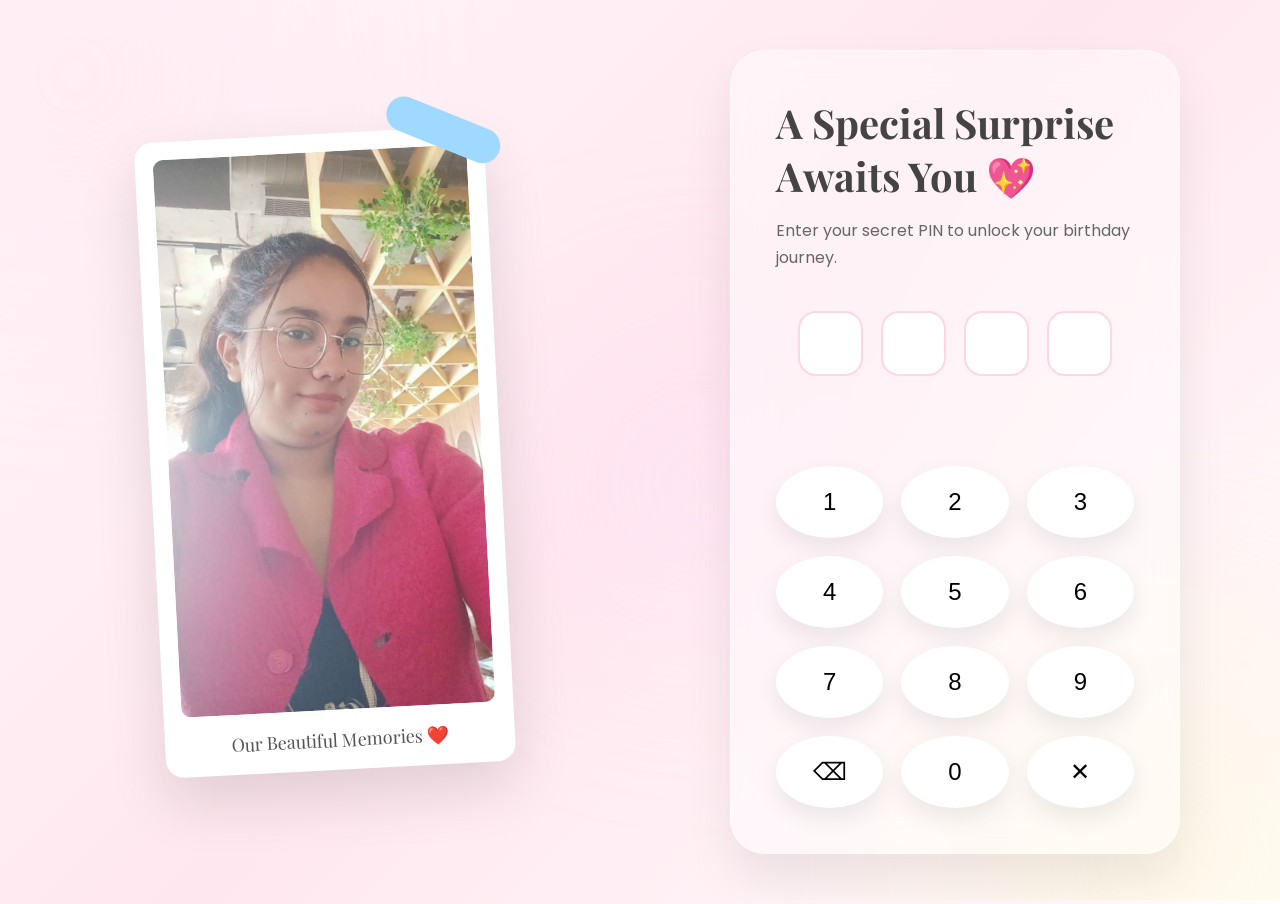
<file: index.html>
<!DOCTYPE html>
<html lang="en">

<head>

    <meta charset="UTF-8">
    <meta name="viewport" content="width=device-width, initial-scale=1.0">

    <title>Birthday Surprise ❤️</title>

    <!-- Google Fonts -->

    <link rel="preconnect" href="https://fonts.googleapis.com">

    <link rel="preconnect" href="https://fonts.gstatic.com" crossorigin>

    <link
        href="https://fonts.googleapis.com/css2?family=Playfair+Display:wght@700&family=Poppins:wght@300;400;500;600&display=swap"
        rel="stylesheet">


    <link rel="stylesheet" href="css/style.css">

</head>

<body>

    <!-- Floating Background -->

    <div class="background">

        <span class="heart h1">❤</span>
        <span class="heart h2">❤</span>
        <span class="heart h3">❤</span>
        <span class="heart h4">❤</span>
        <span class="heart h5">❤</span>

        <div class="blur blur1"></div>
        <div class="blur blur2"></div>
        <div class="blur blur3"></div>

    </div>

    <!-- Main Container -->

    <main class="container">

        <!-- Left Side -->

        <section class="photo-section">

            <div class="polaroid">

                <img src="assets/photo3.jpg" alt="Mahi">

                <div class="caption">
                    Our Beautiful Memories ❤️
                </div>

                <div class="ribbon"></div>

            </div>

        </section>

        <!-- Right Side -->

        <section class="pin-section">

            <div class="glass-card">

                <h1>
                    A Special Surprise Awaits You 💖
                </h1>

                <p>
                    Enter your secret PIN to unlock your birthday journey.
                </p>

                <!-- PIN BOXES -->

                <div class="pin-display">

                    <div class="pin-box"></div>
                    <div class="pin-box"></div>
                    <div class="pin-box"></div>
                    <div class="pin-box"></div>

                </div>

                <!-- Error -->

                <p id="message"></p>

                <!-- Keypad -->

                <div class="keypad">

                    <button class="key">1</button>
                    <button class="key">2</button>
                    <button class="key">3</button>

                    <button class="key">4</button>
                    <button class="key">5</button>
                    <button class="key">6</button>

                    <button class="key">7</button>
                    <button class="key">8</button>
                    <button class="key">9</button>

                    <button id="delete">⌫</button>
                    <button class="key">0</button>
                    <button id="clear">✕</button>

                </div>

            </div>

        </section>

    </main>

    <script src="js/main.js"></script>

</body>

</html>
</file>
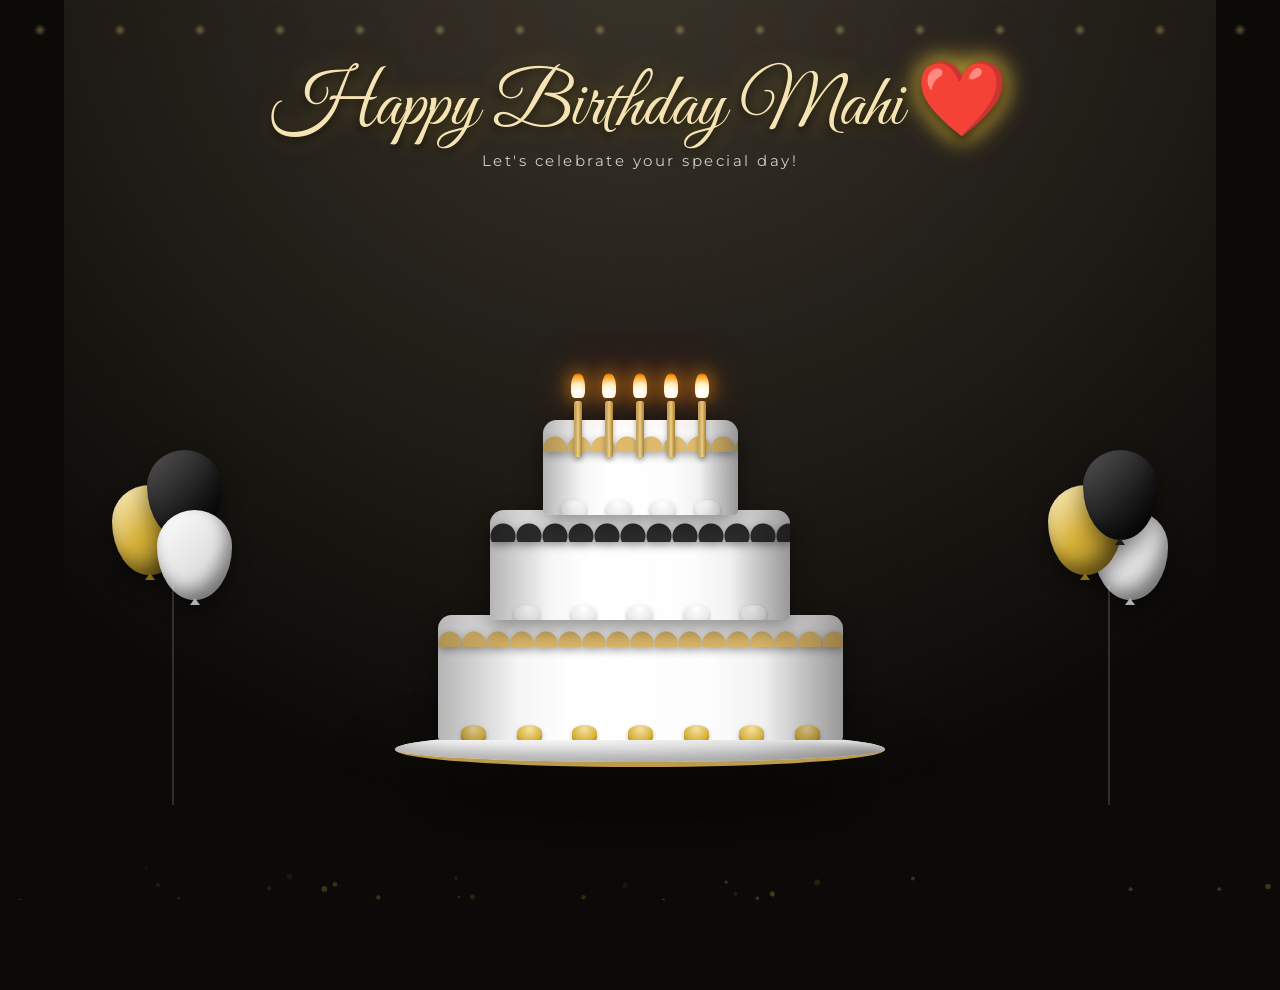
<file: cake.html>
<!DOCTYPE html>
<html lang="en">

<head>
    <meta charset="UTF-8">
    <meta name="viewport" content="width=device-width, initial-scale=1.0">
    <title>Happy Birthday Mahi ❤️</title>
    <link rel="stylesheet" href="css/cake.css">
    <link href="https://fonts.googleapis.com/css2?family=Great+Vibes&family=Montserrat:wght@300;400;600&display=swap"
        rel="stylesheet">
</head>

<body>

    <div class="string-lights"></div>
    <div class="spotlight"></div>
    <div class="ambient-glow"></div>

    <canvas id="canvas"></canvas>

    <div class="balloon-cluster cluster-left">
        <div class="balloon balloon-gold"></div>
        <div class="balloon balloon-black"></div>
        <div class="balloon balloon-white"></div>
        <div class="string"></div>
    </div>
    <div class="balloon-cluster cluster-right">
        <div class="balloon balloon-white"></div>
        <div class="balloon balloon-gold"></div>
        <div class="balloon balloon-black"></div>
        <div class="string"></div>
    </div>

    <div class="container">
        <header class="greetings">
            <h1 class="title">Happy Birthday Mahi <span class="heart-pulse">❤️</span></h1>
            <p class="subtitle" id="subtitle">Let's celebrate your special day!</p>
        </header>

        <div class="stage">
            <div class="cake-container" id="cakeContainer">

                <div class="candles-row">
                    <div class="candle-wrapper" id="candle-1">
                        <div class="flame lit"></div>
                        <div class="candle gold-solid"></div>
                    </div>
                    <div class="candle-wrapper" id="candle-2">
                        <div class="flame lit"></div>
                        <div class="candle gold-solid"></div>
                    </div>
                    <div class="candle-wrapper" id="candle-3">
                        <div class="flame lit"></div>
                        <div class="candle gold-solid"></div>
                    </div>
                    <div class="candle-wrapper" id="candle-4">
                        <div class="flame lit"></div>
                        <div class="candle gold-solid"></div>
                    </div>
                    <div class="candle-wrapper" id="candle-5">
                        <div class="flame lit"></div>
                        <div class="candle gold-solid"></div>
                    </div>
                </div>

                <div class="cake-split-wrapper" id="cakeSplitWrapper">

                    <div class="cake-half left-half">
                        <div class="css-cake">
                            <div class="tier tier-top animate-drop-3">
                                <div class="cylinder-shading"></div>
                                <div class="dripping-icing gold-drip"></div>
                                <div class="piped-frosting"><span></span><span></span><span></span><span></span></div>
                            </div>
                            <div class="tier tier-middle animate-drop-2">
                                <div class="cylinder-shading"></div>
                                <div class="dripping-icing black-drip"></div>
                                <div class="piped-frosting">
                                    <span></span><span></span><span></span><span></span><span></span>
                                </div>
                            </div>
                            <div class="tier tier-bottom animate-drop-1">
                                <div class="cylinder-shading"></div>
                                <div class="dripping-icing gold-drip"></div>
                                <div class="piped-frosting">
                                    <span></span><span></span><span></span><span></span><span></span><span></span><span></span>
                                </div>
                            </div>
                        </div>
                    </div>

                    <div class="hidden-heart" id="hiddenHeart">❤️</div>

                    <div class="cake-half right-half">
                        <div class="css-cake">
                            <div class="tier tier-top animate-drop-3">
                                <div class="cylinder-shading"></div>
                                <div class="dripping-icing gold-drip"></div>
                                <div class="piped-frosting"><span></span><span></span><span></span><span></span></div>
                            </div>
                            <div class="tier tier-middle animate-drop-2">
                                <div class="cylinder-shading"></div>
                                <div class="dripping-icing black-drip"></div>
                                <div class="piped-frosting">
                                    <span></span><span></span><span></span><span></span><span></span>
                                </div>
                            </div>
                            <div class="tier tier-bottom animate-drop-1">
                                <div class="cylinder-shading"></div>
                                <div class="dripping-icing gold-drip"></div>
                                <div class="piped-frosting">
                                    <span></span><span></span><span></span><span></span><span></span><span></span><span></span>
                                </div>
                            </div>
                        </div>
                    </div>

                </div>

                <div class="plate" id="plate"></div>
            </div>

            <div class="knife" id="knife"></div>
        </div>

        <footer class="controls">
            <button id="btnBlow" class="btn btn-blow hidden"><span>🕯️</span> BLOW OUT CANDLES</button>
            <button id="btnCut" class="btn btn-cut hidden"><span>🔪</span> CUT THE CAKE</button>
            <button id="btnContinue" class="btn btn-continue hidden"><span>🎁</span> CONTINUE ➔</button>
        </footer>
    </div>

    <script src="js/cake.js"></script>
</body>

</html>
</file>
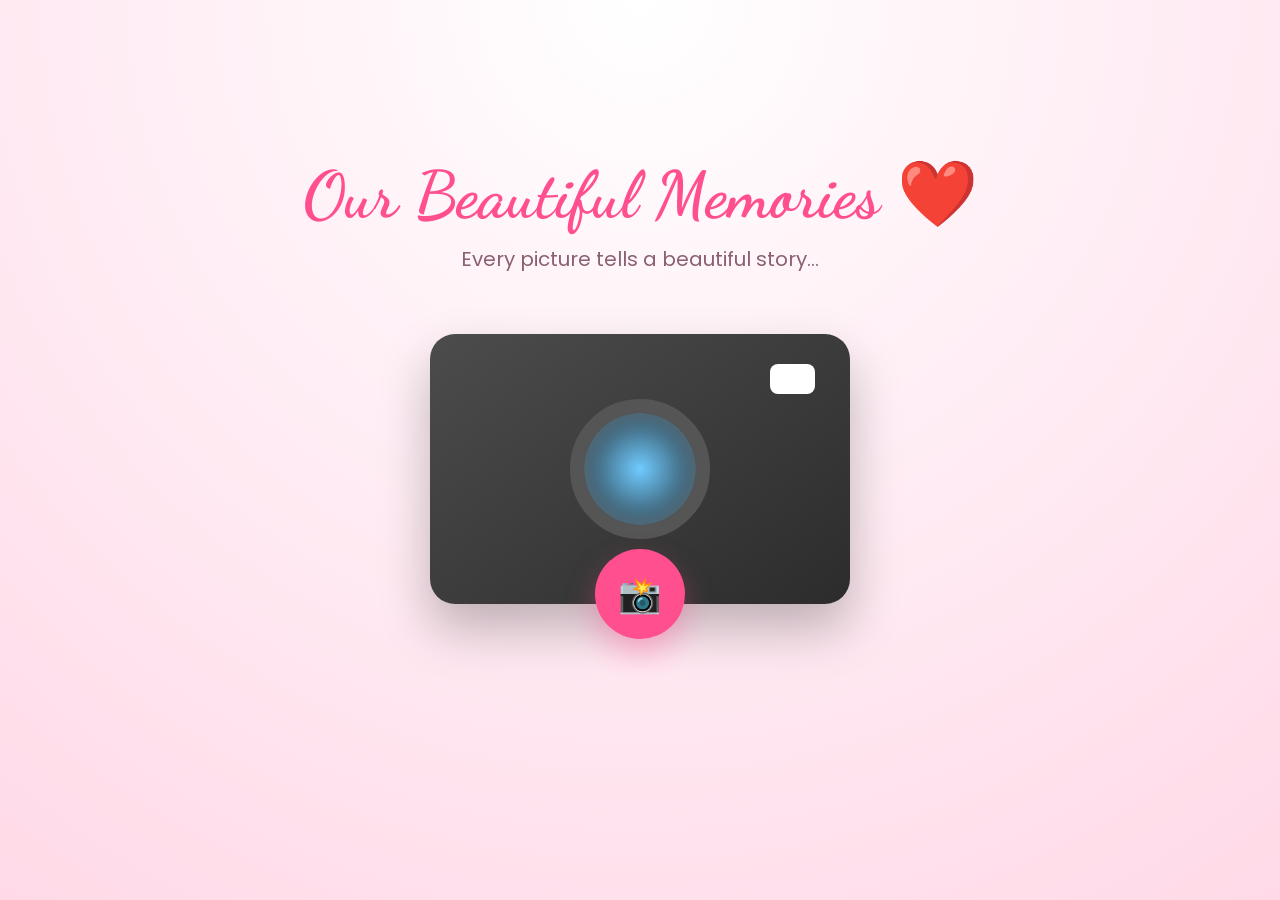
<file: camera.html>
<!DOCTYPE html>
<html lang="en">

<head>

    <meta charset="UTF-8">

    <meta name="viewport" content="width=device-width, initial-scale=1.0">

    <title>Our Memories ❤️</title>

    <link rel="stylesheet" href="css/camera.css">

    <link
        href="https://fonts.googleapis.com/css2?family=Poppins:wght@300;400;500;600&family=Dancing+Script:wght@700&display=swap"
        rel="stylesheet">

</head>

<body>

    <div class="background"></div>

    <!-- Flash -->
    <div id="flash"></div>

    <div class="container">

        <h1>Our Beautiful Memories ❤️</h1>

        <p class="subtitle">
            Every picture tells a beautiful story...
        </p>

        <!-- Camera -->
        <div class="camera" id="camera">

            <div class="lens"></div>

            <div class="flash-light"></div>

            <div class="shutter" id="shutter">
                📸
            </div>

        </div>

        <!-- Polaroid -->

        <!-- Printed Memories -->

        <div class="memory-board" id="memoryBoard">

        </div>



        <button id="nextBtn" class="hidden">

            Next Memory →

        </button>
    </div>

    <script src="js/camera.js"></script>

</body>

</html>
</file>
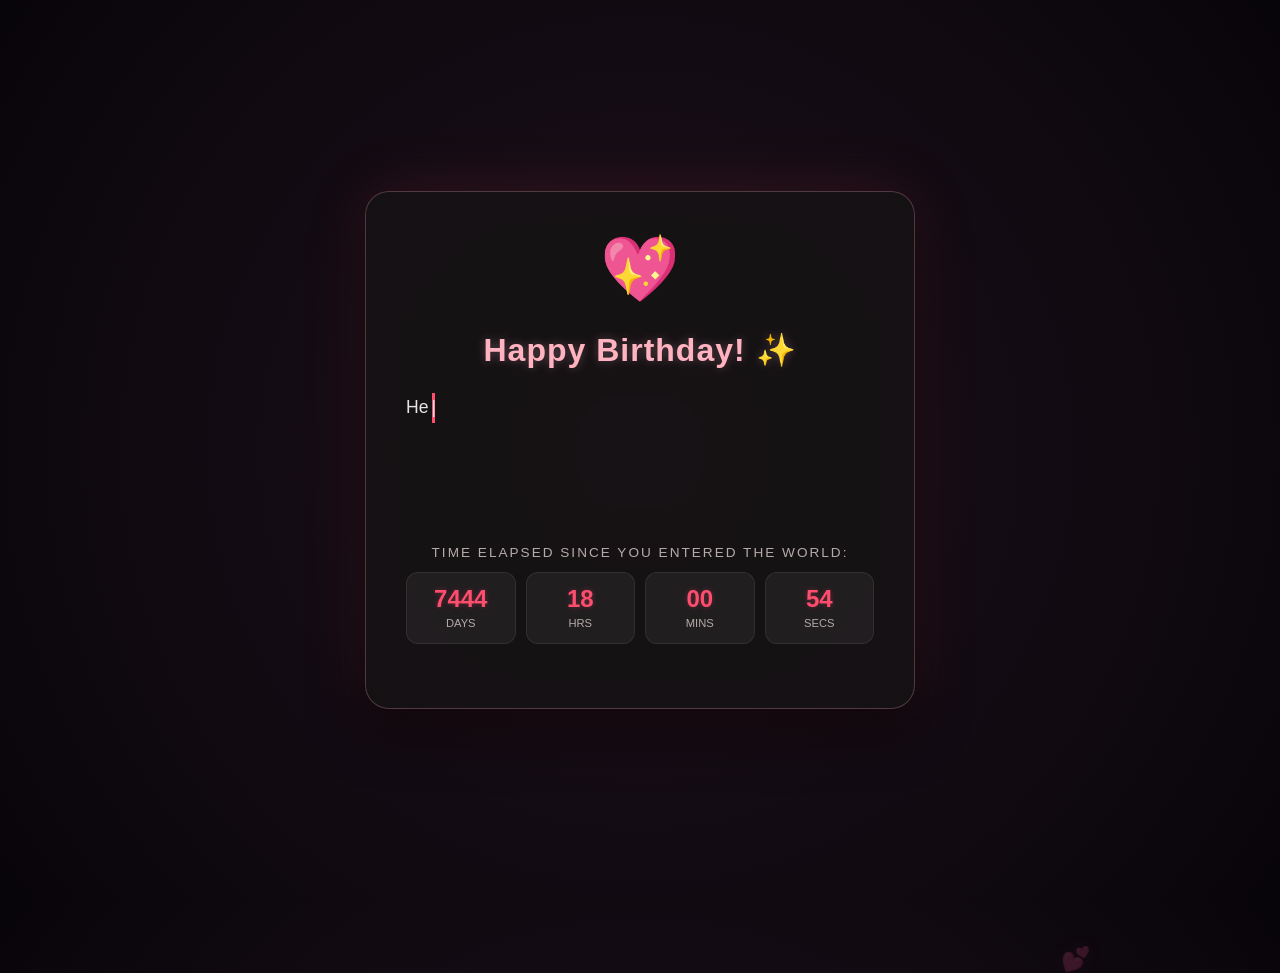
<file: final1.html>
<!DOCTYPE html>
<html lang="en">

<head>
    <meta charset="UTF-8">
    <meta name="viewport" content="width=device-width, initial-scale=1.0">
    <title>HBD love</title>
    <style>
        :root {
            --primary-color: #ff4d6d;
            --secondary-color: #ffb3c1;
            --bg-color: #0b090a;
            --card-bg: rgba(22, 19, 21, 0.85);
            --text-color: #f7f4f3;
            --accent-glow: rgba(255, 77, 109, 0.3);
        }

        * {
            box-sizing: border-box;
            margin: 0;
            padding: 0;
        }

        body {
            font-family: -apple-system, BlinkMacSystemFont, "Segoe UI", Roboto, Helvetica, Arial, sans-serif;
            /* Enhanced premium radial gradient background */
            background: radial-gradient(circle at 50% 50%, #1e121c 0%, #08050a 100%);
            color: var(--text-color);
            min-height: 100vh;
            display: flex;
            justify-content: center;
            align-items: center;
            /* Changed to allow vertical scrolling when text expands */
            overflow-x: hidden;
            overflow-y: auto;
            perspective: 1000px;
            padding: 2rem 0;
        }

        /* Floating background elements with depth enhancements */
        .background-heart {
            position: absolute;
            color: rgba(255, 77, 109, 0.18);
            font-size: var(--size);
            left: var(--x);
            top: 105vh;
            animation: floatUp var(--duration) linear infinite;
            user-select: none;
            pointer-events: none;
            filter: drop-shadow(0 0 8px var(--accent-glow));
        }

        @keyframes floatUp {
            0% {
                transform: translateY(0) rotate(0deg) scale(0.8);
                opacity: 0;
            }

            10% {
                opacity: 1;
            }

            90% {
                opacity: 1;
            }

            100% {
                transform: translateY(-120vh) rotate(360deg) scale(1.2);
                opacity: 0;
            }
        }

        /* Container Card */
        .container {
            width: 90%;
            max-width: 550px;
            padding: 2.5rem;
            background: var(--card-bg);
            border: 1px solid rgba(255, 179, 193, 0.25);
            border-radius: 24px;
            backdrop-filter: blur(16px);
            -webkit-backdrop-filter: blur(16px);
            box-shadow: 0 25px 50px rgba(0, 0, 0, 0.6),
                0 0 60px rgba(255, 77, 109, 0.15);
            text-align: center;
            z-index: 10;
            transition: transform 0.3s ease, box-shadow 0.3s ease;
            margin: auto;
        }

        .container:hover {
            transform: translateY(-5px);
            box-shadow: 0 30px 60px rgba(0, 0, 0, 0.7), 0 0 70px rgba(255, 77, 109, 0.2);
        }

        /* Interactive Heart Button */
        .heart-trigger {
            font-size: 4rem;
            cursor: pointer;
            display: inline-block;
            margin-bottom: 1.5rem;
            animation: pulse 1.5s infinite;
            transition: transform 0.2s ease;
        }

        .heart-trigger:active {
            transform: scale(0.9);
        }

        @keyframes pulse {
            0% {
                transform: scale(1);
            }

            50% {
                transform: scale(1.1);
            }

            100% {
                transform: scale(1);
            }
        }

        /* Typography & Typewriter */
        h1 {
            font-size: 2rem;
            margin-bottom: 1.5rem;
            color: var(--secondary-color);
            letter-spacing: 1px;
            text-shadow: 0 0 10px rgba(255, 179, 193, 0.3);
        }

        .message-box {
            min-height: 120px;
            margin-bottom: 2rem;
            line-height: 1.7;
            font-size: 1.1rem;
            color: #e8e4e3;
            text-align: left;
        }

        .cursor {
            display: inline-block;
            width: 3px;
            background-color: var(--primary-color);
            margin-left: 3px;
            animation: blink 0.8s infinite;
        }

        @keyframes blink {
            50% {
                opacity: 0;
            }
        }

        /* Live Counter Styling */
        .counter-title {
            font-size: 0.85rem;
            text-transform: uppercase;
            letter-spacing: 2px;
            color: #b5aba9;
            margin-bottom: 0.75rem;
        }

        .counter-grid {
            display: grid;
            grid-template-columns: repeat(4, 1fr);
            gap: 10px;
            margin-top: 0.5rem;
            margin-bottom: 1.5rem;
        }

        .time-box {
            background: rgba(255, 255, 255, 0.05);
            padding: 0.75rem;
            border-radius: 12px;
            border: 1px solid rgba(255, 255, 255, 0.08);
        }

        .time-value {
            font-size: 1.5rem;
            font-weight: 700;
            color: var(--primary-color);
            display: block;
            text-shadow: 0 0 5px rgba(255, 77, 109, 0.3);
        }

        .time-label {
            font-size: 0.7rem;
            color: #b5aba9;
            text-transform: uppercase;
        }

        /* Next Page Button Action */
        .journey-btn {
            display: none;
            /* Initially hidden until typewriter finishes */
            background: linear-gradient(135deg, #ff4d6d 0%, #ff758f 100%);
            color: #ffffff;
            border: none;
            padding: 1rem 2rem;
            font-size: 1.1rem;
            font-weight: bold;
            border-radius: 50px;
            cursor: pointer;
            text-decoration: none;
            letter-spacing: 1px;
            box-shadow: 0 8px 20px rgba(255, 77, 109, 0.4);
            transition: all 0.3s cubic-bezier(0.175, 0.885, 0.32, 1.275);
            animation: slideUpFade 0.6s ease forwards;
            margin: 1.5rem auto 0 auto;
            width: fit-content;
        }

        .journey-btn:hover {
            transform: translateY(-3px) scale(1.03);
            box-shadow: 0 12px 25px rgba(255, 77, 109, 0.6);
            background: linear-gradient(135deg, #ff758f 0%, #ff4d6d 100%);
        }

        .journey-btn:active {
            transform: translateY(-1px);
        }

        @keyframes slideUpFade {
            from {
                opacity: 0;
                transform: translateY(20px);
            }

            to {
                opacity: 1;
                transform: translateY(0);
            }
        }
    </style>
</head>

<body>

    <div class="container">
        <!-- Clicking this generates additional bursts of floating hearts -->
        <div class="heart-trigger" id="heartBtn">💖</div>

        <h1>Happy Birthday! ✨</h1>

        <div class="message-box">
            <span id="typewriter"></span><span class="cursor">|</span>
        </div>

        <div class="counter-title">Time elapsed since you entered the world:</div>
        <div class="counter-grid">
            <div class="time-box">
                <span class="time-value" id="days">00</span>
                <span class="time-label">Days</span>
            </div>
            <div class="time-box">
                <span class="time-value" id="hours">00</span>
                <span class="time-label">Hrs</span>
            </div>
            <div class="time-box">
                <span class="time-value" id="minutes">00</span>
                <span class="time-label">Mins</span>
            </div>
            <div class="time-box">
                <span class="time-value" id="seconds">00</span>
                <span class="time-label">Secs</span>
            </div>
        </div>

        <!-- Next Page CTA Link Button -->
        <a href="index.html" class="journey-btn" id="journeyBtn">Reply the Journey</a>
    </div>

    <script>
        // 1. CONFIGURATION
        // Set the birthday milestone date here (YYYY-MM-DDTHH:MM:SS)
        const birthdayDate = new Date("2006-07-18T00:00:00");

        // Custom message array (Each element represents a new paragraph breakdown)
        const messages = [
            "Hey you! 💞",
            "Wishing you the absolute happiest of birthdays today. 🎈",
            "May your year ahead be filled with endless laugher, beautiful moments, and all the success you deserve. 🍀",
            "Just a tiny reminder... you are incredibly special, and the world is vastly better with you in it. ❤️😘",
            "Hey Mahi, this will be my last message to you. Moving forward, I won't be calling or texting anymore. I am truly sorry for any problems I caused. Before I go far away, I would really like to meet you one last time to give you a final hug and hand over some gifts I have for you.",
            "HAPPY BIRTHDAY ONCE AGAIN, MAHI! 🎉🎂"

        ];

        // 2. LIVE MILESTONE COUNTER ENGINE
        function updateCounter() {
            const now = new Date();
            const difference = now - birthdayDate;

            const d = Math.floor(difference / (1000 * 60 * 60 * 24));
            const h = Math.floor((difference % (1000 * 60 * 60 * 24)) / (1000 * 60 * 60));
            const m = Math.floor((difference % (1000 * 60 * 60)) / (1000 * 60));
            const s = Math.floor((difference % (1000 * 60)) / 1000);

            document.getElementById("days").innerText = d;
            document.getElementById("hours").innerText = h < 10 ? "0" + h : h;
            document.getElementById("minutes").innerText = m < 10 ? "0" + m : m;
            document.getElementById("seconds").innerText = s < 10 ? "0" + s : s;
        }
        setInterval(updateCounter, 1000);
        updateCounter();

        // 3. TYPEWRITER EFFECT
        const typewriterElement = document.getElementById("typewriter");
        const journeyButton = document.getElementById("journeyBtn");
        let currentMessageIndex = 0;
        let currentCharIndex = 0;

        function type() {
            if (currentMessageIndex < messages.length) {
                const currentFullText = messages[currentMessageIndex];

                if (currentCharIndex < currentFullText.length) {
                    typewriterElement.innerHTML += currentFullText.charAt(currentCharIndex);
                    currentCharIndex++;
                    setTimeout(type, 35); // Slightly tuned faster typing speed variable (ms)
                } else {
                    // Message line finished, insert line breaks and move to the next index block
                    typewriterElement.innerHTML += "<br><br>";
                    currentMessageIndex++;
                    currentCharIndex = 0;
                    setTimeout(type, 500); // Pause duration between lines
                }
            } else {
                // Hide the flashing cursor element when typing array terminates fully
                document.querySelector('.cursor').style.display = 'none';
                // Display the "Reply the Journey" action link button gracefully
                journeyButton.style.display = 'block';
            }
        }
        // Start typewriter engine shortly after DOM paints layout frame
        setTimeout(type, 1000);

        // 4. FLOATING HEARTS GENERATOR
        function createHeart(isBurst = false) {
            const heart = document.createElement("div");
            heart.classList.add("background-heart");
            heart.innerHTML = ["❤️", "💖", "💝", "💕", "✨"][Math.floor(Math.random() * 5)];

            // Randomize spatial properties dynamically
            const size = isBurst ? (Math.random() * 20 + 10) : (Math.random() * 30 + 10);
            const duration = isBurst ? (Math.random() * 2 + 1.5) : (Math.random() * 5 + 5);
            const xPos = Math.random() * 100;

            heart.style.setProperty("--size", `${size}px`);
            heart.style.setProperty("--duration", `${duration}s`);
            heart.style.setProperty("--x", `${xPos}vw`);

            // If it's a manual click burst effect, originate heart near container center coordinates
            if (isBurst) {
                heart.style.top = "50vh";
                heart.style.left = `${Math.random() * 40 + 30}vw`;
            }

            document.body.appendChild(heart);

            // Clean up node references after animation routines finish cycles
            setTimeout(() => {
                heart.remove();
            }, duration * 1000);
        }

        // Generate baseline ambient background hearts systematically
        setInterval(() => createHeart(false), 900);

        // Burst additional hearts manually when interaction element is triggered
        document.getElementById("heartBtn").addEventListener("click", () => {
            for (let i = 0; i < 15; i++) {
                createHeart(true);
            }
        });
    </script>
</body>

</html>
</file>
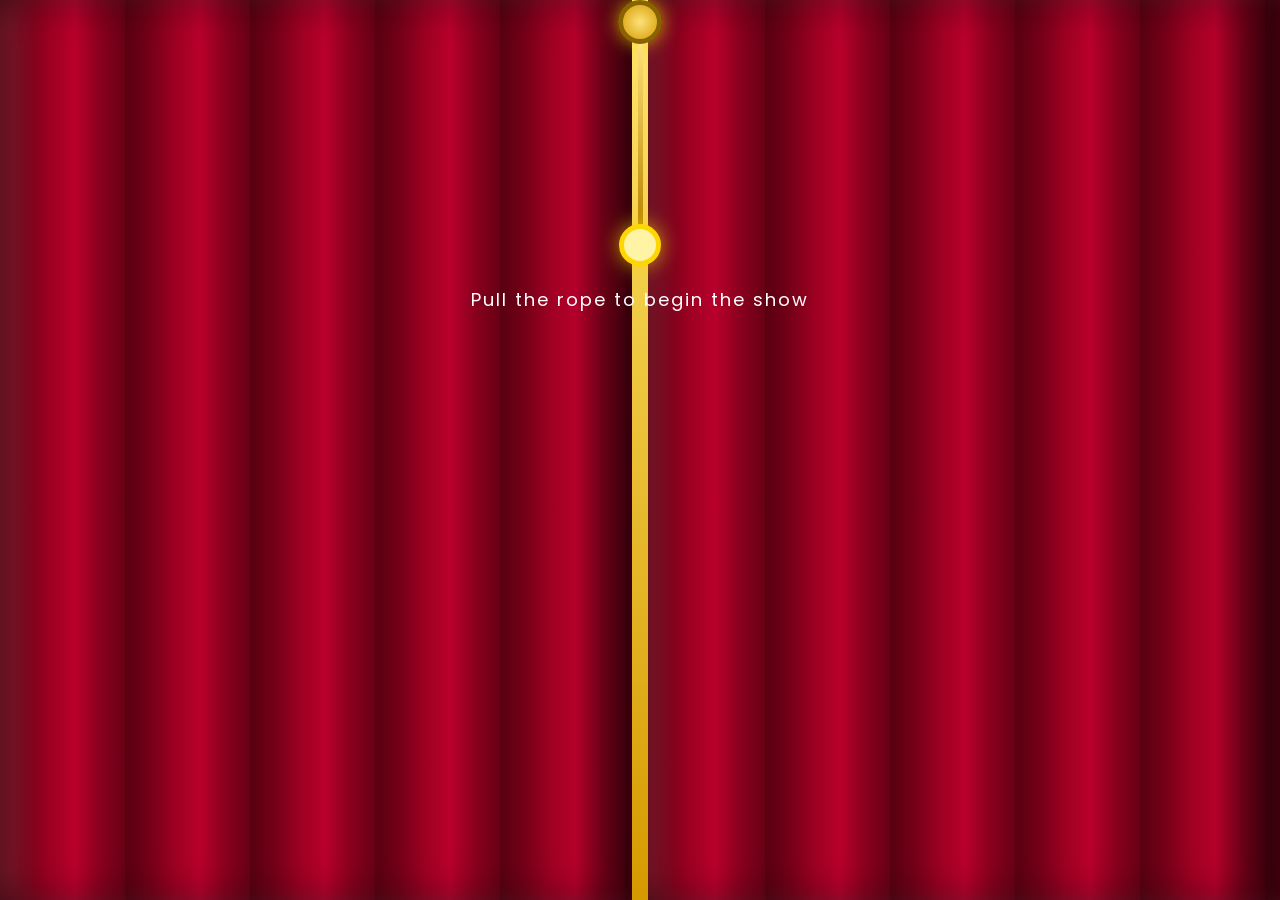
<file: firework.html>
<!DOCTYPE html>
<html lang="en">

<head>

    <meta charset="UTF-8">

    <meta name="viewport" content="width=device-width, initial-scale=1.0">

    <title>Birthday Fireworks</title>

    <link rel="preconnect" href="https://fonts.googleapis.com">

    <link rel="preconnect" href="https://fonts.gstatic.com" crossorigin>

    <link
        href="https://fonts.googleapis.com/css2?family=Cinzel:wght@500;700&family=Poppins:wght@300;400;500;600&display=swap"
        rel="stylesheet">

    <link rel="stylesheet" href="css/firework.css">

</head>

<body>

    <div class="stage">

        <!-- Night Sky -->

        <div class="sky">

            <div class="moon"></div>

            <div id="stars"></div>

            <canvas id="canvas"></canvas>

        </div>


        <!-- Curtains -->

        <div id="leftCurtain" class="curtain left"></div>

        <div id="rightCurtain" class="curtain right"></div>


        <!-- Theatre Rope -->

        <div id="ropeContainer">

            <div id="pulley"></div>

            <div id="rope">

                <div class="ropeLine"></div>

                <div id="ring"></div>

            </div>

            <p id="pullText">

                Pull the rope to begin the show

            </p>

        </div>


        <!-- Birthday Message -->

        <div id="birthdayMessage">

            <h1>Happy Birthday</h1>

            <h2>Mahi ❤️</h2>

        </div>


        <!-- Continue -->

        <button id="continueBtn">

            Continue →

        </button>

    </div>

    <script src="js/firework.js"></script>

    <script src="js/fireworks.js"></script>

    <script src="js/finale.js"></script>


</body>

</html>
</file>
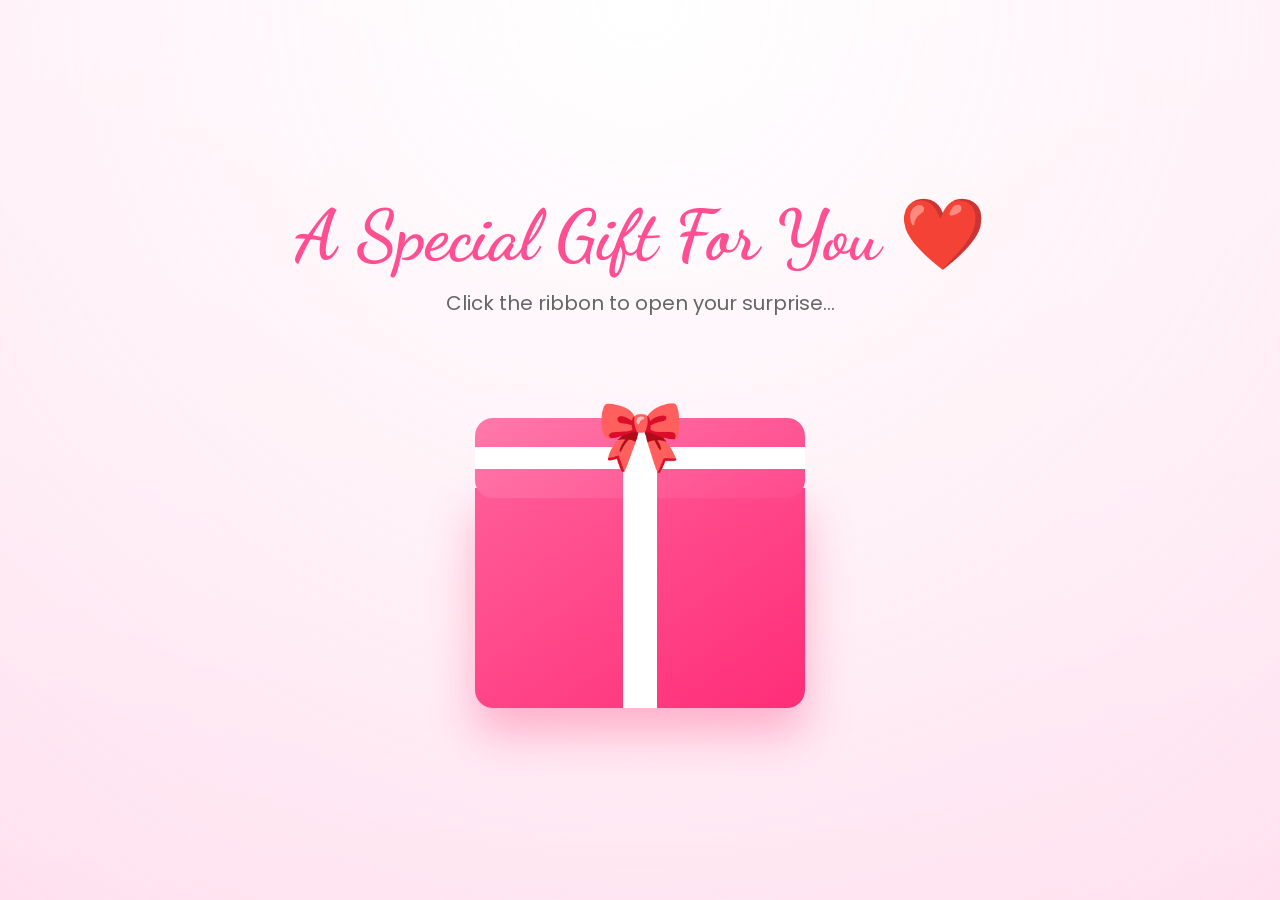
<file: gift.html>
<!DOCTYPE html>
<html lang="en">

<head>

    <meta charset="UTF-8">

    <meta name="viewport" content="width=device-width, initial-scale=1.0">

    <title>Birthday Gift</title>

    <link rel="stylesheet" href="css/gift.css">

    <link
        href="https://fonts.googleapis.com/css2?family=Poppins:wght@300;500;700&family=Dancing+Script:wght@700&display=swap"
        rel="stylesheet">

</head>

<body>

    <div class="bg"></div>

    <div id="particles"></div>

    <div class="container">

        <h1 class="title">
            A Special Gift For You ❤️
        </h1>

        <p class="subtitle">
            Click the ribbon to open your surprise...
        </p>

        <div class="gift" id="gift">

            <!-- Lid -->
            <div class="lid" id="lid">

                <div class="ribbon-v"></div>

                <div class="ribbon-h"></div>

                <div class="bow" id="bow">
                    🎀
                </div>

            </div>

            <!-- Box -->
            <div class="box">

                <div class="box-ribbon"></div>

            </div>

            <!-- Glow -->
            <div class="glow" id="glow"></div>

            <!-- Birthday Message -->
            <div class="magic-letter" id="giftMessage">

                <div class="letter-top"></div>

                <div class="letter-paper">

                    <h2 id="messageTitle"></h2>

                    <p id="messageText"></p>

                    <button id="continueBtn">

                        Continue →

                    </button>

                </div>

            </div>

            <!-- Continue -->

            <button id="continueBtn">

                Continue →

            </button>

        </div>

    </div>

    <script src="js/gift.js"></script>

</body>

</html>
</file>
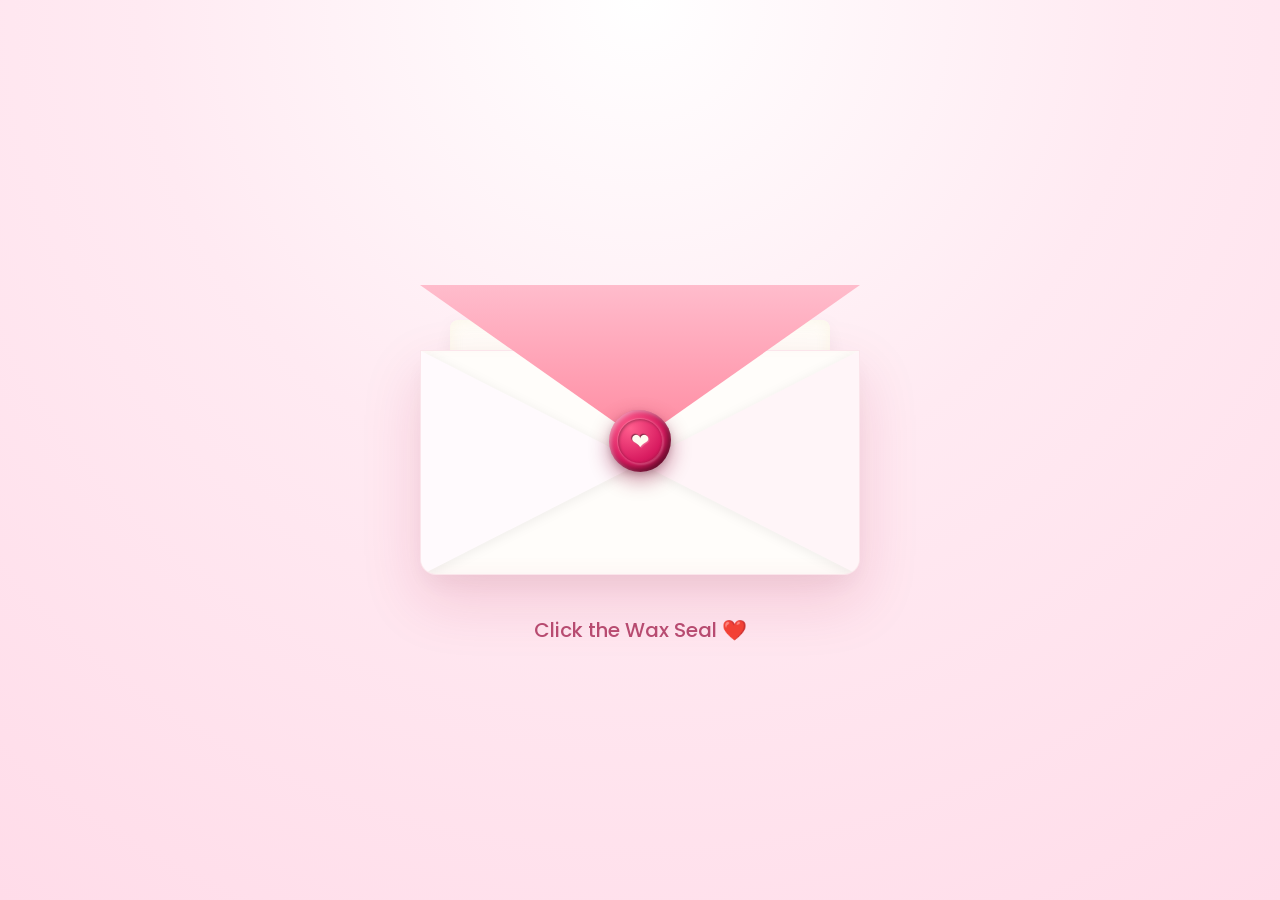
<file: letter.html>
<!DOCTYPE html>
<html lang="en">

<head>

    <meta charset="UTF-8">

    <meta name="viewport" content="width=device-width, initial-scale=1.0">

    <title>Letter For Mahi ❤️</title>

    <link rel="stylesheet" href="css/letter.css">

    <link
        href="https://fonts.googleapis.com/css2?family=Poppins:wght@300;400;500;600&family=Dancing+Script:wght@700&family=Caveat:wght@500;700&display=swap"
        rel="stylesheet">

</head>

<body>

    <div class="background"></div>

    <div class="container">

        <div class="envelope" id="envelope">

            <!-- Letter -->

            <div class="letter-preview" id="letterPreview">

            </div>

            <!-- Back -->

            <div class="envelope-back">

            </div>

            <!-- Flap -->

            <div class="flap" id="flap">

            </div>

            <!-- Wax -->

            <div class="wax" id="wax">

                ❤

            </div>

        </div>

        <p class="hint" id="hint">

            Click the Wax Seal ❤️

        </p>

        <!-- Hidden Diary -->

        <section class="diary" id="diary">

            <div class="paper">

                <div class="bookmark"></div>

                <div class="corner tl">🌸</div>
                <div class="corner tr">🌹</div>
                <div class="corner bl">💖</div>
                <div class="corner br">🌷</div>

                <h1>

                    Dear Mahi ❤️

                </h1>

                <div id="typing">

                </div>

                <div id="signature">

                    With Lots Of Love,

                    <br>

                    <span>

                        Vyom ❤️

                    </span>

                </div>

                <button id="continueBtn" type="button">
                    Continue →
                </button>
            </div>

        </section>

    </div>

    <script src="js/letter.js"></script>

</body>

</html>
</file>
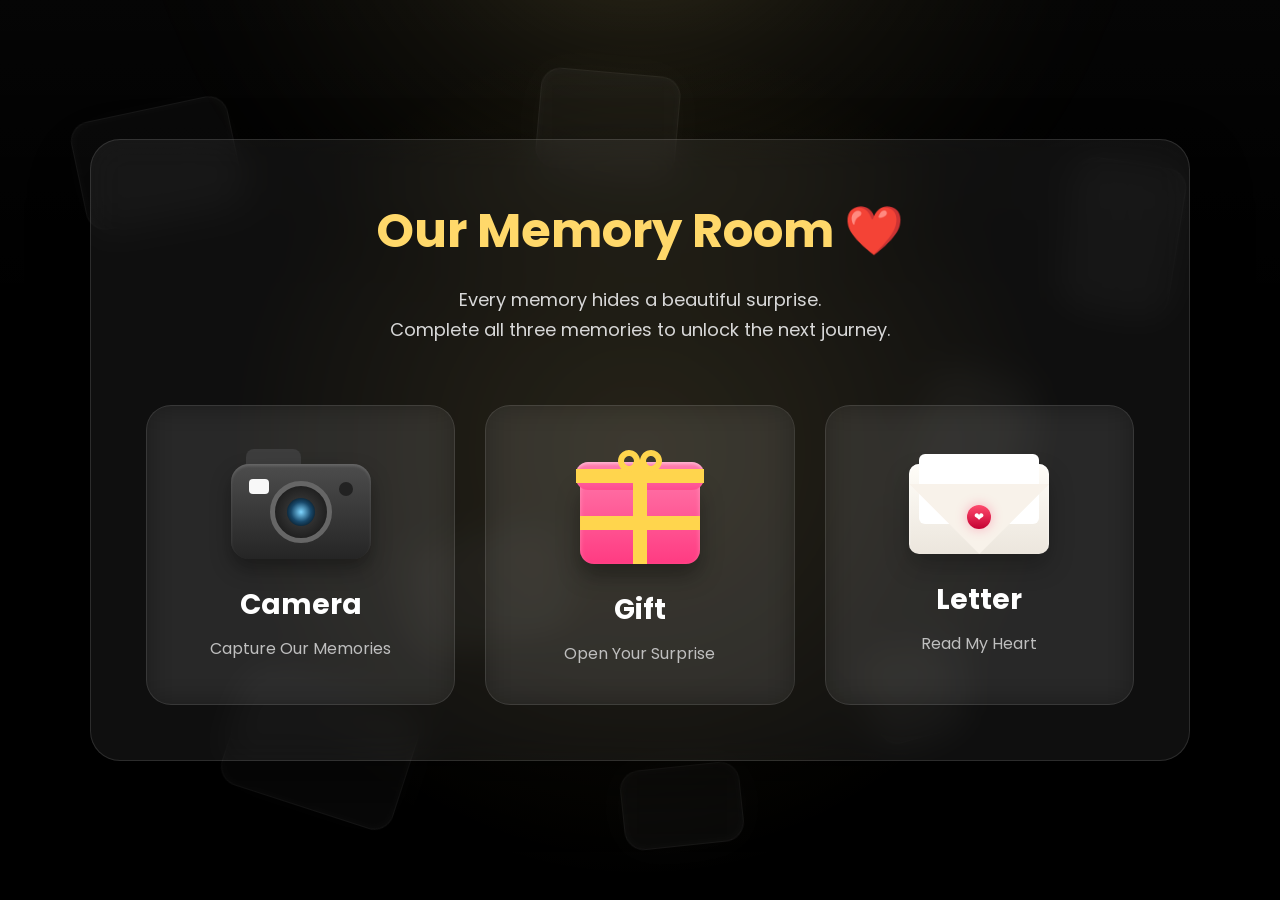
<file: memory.html>
<!DOCTYPE html>
<html lang="en">

<head>

    <meta charset="UTF-8">

    <meta name="viewport" content="width=device-width, initial-scale=1.0">

    <title>Memory Room ❤️</title>

    <link rel="stylesheet" href="css/memory.css">

    <link href="https://fonts.googleapis.com/css2?family=Poppins:wght@300;400;500;600;700&display=swap"
        rel="stylesheet">

</head>

<body>

    <!-- Floating Background -->

    <div class="memory-bg">

        <div class="glass g1"></div>
        <div class="glass g2"></div>
        <div class="glass g3"></div>
        <div class="glass g4"></div>
        <div class="glass g5"></div>
        <div class="glass g6"></div>
        <div class="glass g7"></div>
        <div class="glass g8"></div>

    </div>

    <div class="spotlight"></div>

    <div class="container">

        <div class="glass-card" id="glassCard">

            <h1>Our Memory Room ❤️</h1>

            <p>

                Every memory hides a beautiful surprise.

                <br>

                Complete all three memories to unlock the next journey.

            </p>

            <div class="cards">

                <!-- CAMERA -->

                <div class="memory-card" id="cameraCard">

                    <div class="camera">

                        <div class="camera-top"></div>

                        <div class="camera-body">

                            <div class="flash"></div>

                            <div class="lens">

                                <div class="lens-inner"></div>

                            </div>

                            <div class="small-lens"></div>

                        </div>

                    </div>

                    <h2>Camera</h2>

                    <span>Capture Our Memories</span>

                </div>

                <!-- GIFT -->

                <div class="memory-card" id="giftCard">

                    <div class="gift">

                        <div class="gift-box">

                            <div class="vertical-ribbon"></div>

                            <div class="horizontal-ribbon"></div>

                        </div>

                        <div class="gift-lid">

                            <div class="vertical-ribbon"></div>

                            <div class="horizontal-ribbon"></div>

                            <div class="bow bow-left"></div>

                            <div class="bow bow-right"></div>

                        </div>

                    </div>

                    <h2>Gift</h2>

                    <span>Open Your Surprise</span>

                </div>

                <!-- LETTER -->

                <div class="memory-card" id="letterCard">

                    <div class="envelope">

                        <div class="envelope-back"></div>

                        <div class="letter-paper"></div>

                        <div class="envelope-flap"></div>

                        <div class="seal"></div>

                    </div>

                    <h2>Letter</h2>

                    <span>Read My Heart</span>

                </div>

            </div>

        </div>

    </div>

    <script src="js/memory.js"></script>

</body>

</html>
</file>
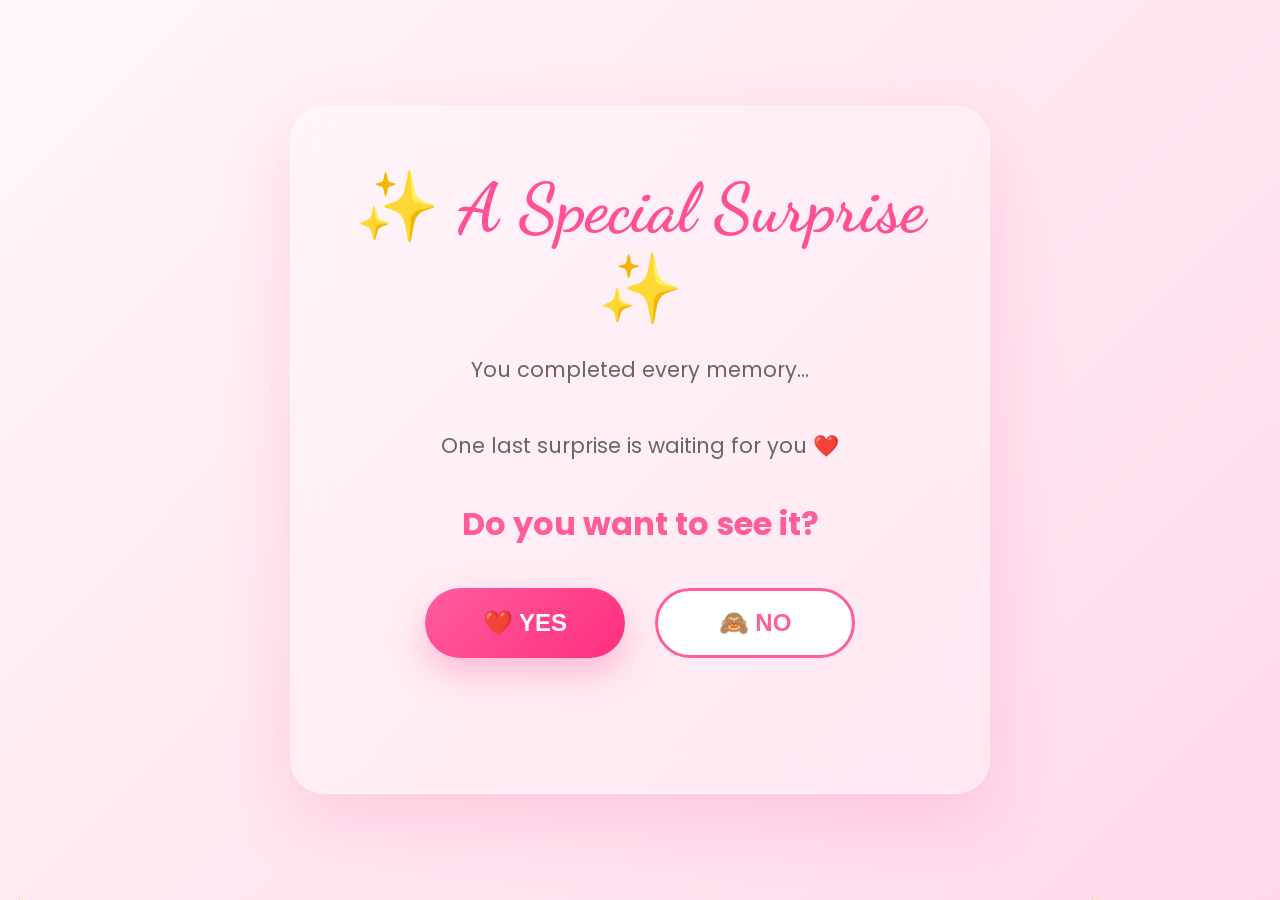
<file: surprise.html>
<!DOCTYPE html>
<html lang="en">

<head>

    <meta charset="UTF-8">

    <meta name="viewport" content="width=device-width, initial-scale=1.0">

    <title>Special Surprise ❤️</title>

    <link rel="stylesheet" href="css/surprise.css">

    <link
        href="https://fonts.googleapis.com/css2?family=Poppins:wght@300;400;500;600;700&family=Dancing+Script:wght@700&display=swap"
        rel="stylesheet">

</head>

<body>

    <!-- Floating Background -->

    <div id="hearts"></div>

    <div id="sparkles"></div>

    <!-- Main Card -->

    <div class="card">

        <h1>✨ A Special Surprise ✨</h1>

        <p class="subtitle">

            You completed every memory...

            <br><br>

            One last surprise is waiting for you ❤️

        </p>

        <h2>

            Do you want to see it?

        </h2>

        <div class="buttons">

            <button id="yesBtn">

                ❤️ YES

            </button>

            <button id="noBtn">

                🙈 NO

            </button>

        </div>

        <p id="message"></p>

    </div>

    <script src="js/surprise.js"></script>

</body>

</html>
</file>
<file: css/style.css>
/* ===========================
   GOOGLE RESET
=========================== */

* {
    margin: 0;
    padding: 0;
    box-sizing: border-box;
}

html {
    scroll-behavior: smooth;
}

body {

    font-family: 'Poppins', sans-serif;

    background: linear-gradient(135deg, #fff8fb, #ffe7ef, #fffdfd);

    min-height: 100vh;

    overflow-x: hidden;

    overflow-y: auto;

    color: #333;

}

/* ===========================
BACKGROUND
=========================== */

.background {

    position: fixed;

    inset: 0;

    overflow: hidden;

    z-index: -1;

}

.blur {

    position: absolute;

    border-radius: 50%;

    filter: blur(120px);

    opacity: .35;

}

.blur1 {

    width: 350px;
    height: 350px;

    background: #ffd3e3;

    top: -100px;
    left: -100px;

}

.blur2 {

    width: 450px;
    height: 450px;

    background: #fff3c4;

    bottom: -180px;
    right: -100px;

}

.blur3 {

    width: 250px;
    height: 250px;

    background: #ffd9ff;

    top: 40%;
    left: 45%;

}

/* ===========================
FLOATING HEARTS
=========================== */

.heart {

    position: absolute;

    font-size: 22px;

    opacity: .25;

    animation: float 8s linear infinite;

}

.h1 {

    left: 10%;
    bottom: -50px;

    animation-delay: 0s;

}

.h2 {

    left: 30%;
    bottom: -90px;

    animation-delay: 2s;

}

.h3 {

    left: 55%;
    bottom: -120px;

    animation-delay: 5s;

}

.h4 {

    left: 75%;
    bottom: -80px;

    animation-delay: 1s;

}

.h5 {

    left: 90%;
    bottom: -130px;

    animation-delay: 4s;

}

@keyframes float {

    from {

        transform: translateY(0) scale(.8);

        opacity: 0;

    }

    20% {

        opacity: .25;

    }

    to {

        transform: translateY(-120vh) scale(1.2);

        opacity: 0;

    }

}

/* ===========================
LAYOUT
=========================== */

.container {

    max-width: 1300px;

    margin: auto;

    min-height: 100vh;

    display: grid;

    grid-template-columns: 1fr 1fr;

    align-items: center;

    gap: 80px;

    padding: 50px;

}

/* ===========================
PHOTO
=========================== */

.photo-section {

    display: flex;

    justify-content: center;

    align-items: center;

}

.polaroid {

    width: 350px;

    background: white;

    padding: 18px;

    border-radius: 18px;

    box-shadow:

        0 25px 60px rgba(0, 0, 0, .12);

    transform: rotate(-3deg);

    animation: floatPhoto 5s ease-in-out infinite;

    position: relative;

}

.polaroid img {

    width: 100%;

    border-radius: 10px;

    display: block;

}

.caption {

    margin-top: 18px;

    text-align: center;

    font-size: 18px;

    font-family: 'Playfair Display', serif;

    color: #555;

}

.ribbon {

    width: 120px;

    height: 35px;

    background: #9fd9ff;

    position: absolute;

    top: -15px;

    right: -20px;

    border-radius: 50px;

    transform: rotate(25deg);

}

@keyframes floatPhoto {

    0%,
    100% {

        transform: translateY(0px) rotate(-3deg);

    }

    50% {

        transform: translateY(-12px) rotate(-3deg);

    }

}

/* ===========================
PIN CARD
=========================== */

.pin-section {

    display: flex;

    justify-content: center;

}

.glass-card {

    width: 450px;

    backdrop-filter: blur(20px);

    background: rgba(255, 255, 255, .45);

    border: 1px solid rgba(255, 255, 255, .55);

    border-radius: 35px;

    padding: 45px;

    box-shadow:

        0 25px 50px rgba(0, 0, 0, .08);

}

.glass-card h1 {

    font-family: 'Playfair Display', serif;

    font-size: 40px;

    margin-bottom: 15px;

    color: #444;

}

.glass-card p {

    color: #666;

    line-height: 1.7;

}

/* ===========================
PIN BOXES
=========================== */

.pin-display {

    display: flex;

    justify-content: center;

    gap: 18px;

    margin: 40px 0;

}

.pin-box {

    width: 65px;

    height: 65px;

    border-radius: 18px;

    background: white;

    border: 2px solid #ffd6e4;

    display: flex;

    align-items: center;

    justify-content: center;

    font-size: 30px;

    transition: .35s;

}

.pin-box.active {

    background: #ffd6e4;

    transform: scale(1.1);

}

/* ===========================
KEYPAD
=========================== */

.keypad {

    display: grid;

    grid-template-columns: repeat(3, 1fr);

    gap: 18px;

}

.keypad button {

    height: 72px;

    border: none;

    border-radius: 50%;

    background: white;

    font-size: 24px;

    cursor: pointer;

    transition: .3s;

    box-shadow:

        0 10px 25px rgba(0, 0, 0, .08);

}

.keypad button:hover {

    transform: translateY(-5px);

    background: #ffe4ef;

}

.keypad button:active {

    transform: scale(.95);

}

/* ===========================
MESSAGE
=========================== */

#message {

    text-align: center;

    color: #ff5a7d;

    height: 25px;

    margin-bottom: 25px;

    font-weight: 600;

}

/* ===========================
RESPONSIVE
=========================== */

@media(max-width:900px) {

    .container {

        grid-template-columns: 1fr;

        text-align: center;

        gap: 50px;

        padding: 30px;

    }

    .glass-card {

        width: 100%;

    }

    .polaroid {

        width: 280px;

    }

}

@media(max-width:500px) {

    .glass-card {

        padding: 25px;

    }

    .pin-box {

        width: 55px;
        height: 55px;

    }

    .keypad button {

        height: 62px;

        font-size: 20px;

    }

    .glass-card h1 {

        font-size: 30px;

    }

}

/* ===========================
SHAKE
=========================== */

.shake {

    animation: shake .45s;

}

@keyframes shake {

    0% {
        transform: translateX(0);
    }

    20% {
        transform: translateX(-10px);
    }

    40% {
        transform: translateX(10px);
    }

    60% {
        transform: translateX(-8px);
    }

    80% {
        transform: translateX(8px);
    }

    100% {
        transform: translateX(0);
    }

}

/* ===========================
SUCCESS
=========================== */

.success {

    animation: success .8s forwards;

}

@keyframes success {

    0% {

        transform: scale(1);

    }

    50% {

        transform: scale(1.05);

        box-shadow: 0 0 50px rgba(255, 192, 203, .6);

    }

    100% {

        transform: scale(1);

    }

}

/* ===========================
PAGE FADE
=========================== */

body {

    transition: opacity .8s ease;

}

.fade-out {

    opacity: 0;

}
</file>
<file: css/cake.css>
/* --- Base Layout & Background Settings --- */
* {
    box-sizing: border-box;
    margin: 0;
    padding: 0;
}

body {
    background-color: #0c0a08;
    color: #ffffff;
    font-family: 'Montserrat', sans-serif;
    min-height: 100vh;
    overflow-x: hidden;
    overflow-y: auto;
    display: flex;
    justify-content: center;
    align-items: center;
    perspective: 1500px;
}

canvas {
    position: absolute;
    top: 0;
    left: 0;
    width: 100%;
    height: 100%;
    z-index: 1;
    pointer-events: none;
}

.container {
    position: relative;
    z-index: 3;
    display: flex;
    flex-direction: column;
    align-items: center;
    justify-content: space-between;
    height: 92vh;
    width: 100%;
    max-width: 800px;
}

/* --- 💡 Backdrop Dynamic Spotlights --- */
.string-lights {
    position: absolute;
    top: 0;
    width: 100%;
    height: 60px;
    background: radial-gradient(circle, rgba(255, 225, 140, 0.35) 0%, transparent 12%) repeat-x;
    background-size: 80px 60px;
    filter: drop-shadow(0 0 15px rgba(230, 180, 80, 0.6));
}

.spotlight {
    position: absolute;
    top: -10%;
    left: 50%;
    transform: translateX(-50%);
    width: 90vw;
    height: 120vh;
    background: radial-gradient(circle at 50% 0%, rgba(255, 233, 191, 0.2) 0%, rgba(0, 0, 0, 0) 75%);
    opacity: 0;
    animation: fadeIn 1.5s ease-out forwards;
}

.greetings {
    opacity: 0;
    animation: fadeIn 1.5s ease-out 0.3s forwards;
    margin-top: 20px;
    text-align: center;
}

.title {
    font-family: 'Great Vibes', cursive;
    font-size: 4.6rem;
    font-weight: 400;
    color: #f6e3b4;
    text-shadow: 0 0 25px rgba(212, 175, 55, 0.4), 0 4px 10px rgba(0, 0, 0, 0.85);
}

.heart-pulse {
    display: inline-block;
    color: #d4af37;
    filter: drop-shadow(0 0 12px #d4af37);
}

.subtitle {
    font-size: 0.95rem;
    letter-spacing: 2.5px;
    color: #cccccc;
    margin-top: -3px;
}

/* --- 🎈 Floating Premium Balloon Clusters --- */
.balloon-cluster {
    position: absolute;
    bottom: 25%;
    width: 140px;
    height: 200px;
    z-index: 2;
    opacity: 0;
    transform: translateY(100px);
    animation: balloonFloatIn 1.5s cubic-bezier(0.16, 1, 0.3, 1) 2.2s forwards,
        ambientSway 4s ease-in-out infinite alternate 3.7s;
}

.cluster-left {
    left: 8%;
}

.cluster-right {
    right: 8%;
}

.balloon {
    position: absolute;
    width: 75px;
    height: 90px;
    border-radius: 50% 50% 50% 50% / 40% 40% 60% 60%;
    box-shadow: inset -6px -10px 15px rgba(0, 0, 0, 0.4), 0 10px 20px rgba(0, 0, 0, 0.4);
}

.balloon::after {
    content: '';
    position: absolute;
    bottom: -5px;
    left: 50%;
    transform: translateX(-50%);
    border-left: 5px solid transparent;
    border-right: 5px solid transparent;
}

.balloon-gold {
    background: linear-gradient(135deg, #fff3cc 0%, #d4af37 50%, #8a6d1c 100%);
    top: 10px;
    left: 10px;
}

.balloon-gold::after {
    border-bottom: 7px solid #8a6d1c;
}

.balloon-black {
    background: linear-gradient(135deg, #555555 0%, #1a1a1a 60%, #000000 100%);
    top: -25px;
    left: 45px;
}

.balloon-black::after {
    border-bottom: 7px solid #1a1a1a;
}

.balloon-white {
    background: linear-gradient(135deg, #ffffff 0%, #e0e0e0 60%, #b0b0b0 100%);
    top: 35px;
    left: 55px;
}

.balloon-white::after {
    border-bottom: 7px solid #b0b0b0;
}

.string {
    position: absolute;
    width: 2px;
    height: 220px;
    background: rgba(255, 255, 255, 0.15);
    bottom: -130px;
    left: 50%;
}

/* --- 🥣 Luxury Marble Plate --- */
.stage {
    position: relative;
    width: 100%;
    height: 540px;
    display: flex;
    justify-content: center;
    align-items: flex-end;
}

.cake-container {
    position: relative;
    width: 500px;
    display: flex;
    flex-direction: column;
    align-items: center;
}

.plate {
    width: 490px;
    height: 35px;
    background: linear-gradient(135deg, #ffffff 0%, #f7f7f7 35%, #eaeaea 70%, #c0c0c0 100%);
    border-radius: 50%;
    box-shadow: 0 35px 70px rgba(0, 0, 0, 0.9),
        inset 0 -10px 15px rgba(0, 0, 0, 0.3),
        inset 0 4px 6px #fff;
    transform: translateY(300px);
    opacity: 0;
    animation: plateRise 1s cubic-bezier(0.16, 1, 0.3, 1) 0.1s forwards;
    z-index: 5;
    border-bottom: 5px solid #bd9b4c;
}

/* --- 🎂 Staggered Falling Framework --- */
.cake-split-wrapper {
    position: relative;
    width: 500px;
    height: 420px;
    display: flex;
    justify-content: center;
    margin-bottom: -8px;
    z-index: 6;
}

.cake-half {
    width: 250px;
    height: 420px;
    position: relative;
    overflow: hidden;
    transition: transform 1.4s cubic-bezier(0.25, 1, 0.5, 1);
}

.left-half {
    transform-origin: right center;
}

.right-half {
    transform-origin: left center;
}

/* 3D Slicing Open Openings */
.cake-split-wrapper.split .left-half {
    transform: translateX(-125px) rotateY(-22deg);
    filter: drop-shadow(-20px 20px 30px rgba(0, 0, 0, 0.75));
}

.cake-split-wrapper.split .right-half {
    transform: translateX(125px) rotateY(22deg);
    filter: drop-shadow(20px 20px 30px rgba(0, 0, 0, 0.75));
}


/* --- 🍰 The Patisserie White, Gold & Black CSS Cake --- */
.css-cake {
    position: absolute;
    top: 0;
    width: 500px;
    height: 420px;
    display: flex;
    flex-direction: column;
    align-items: center;
    justify-content: flex-end;
}

.left-half .css-cake {
    left: 0;
}

.right-half .css-cake {
    left: -250px;
}

.tier {
    position: relative;
    background: linear-gradient(to right, #e8e8e8, #ffffff, #fdfdfd, #e0e0e0);
    border-radius: 14px 14px 4px 4px;
    box-shadow: 0 10px 25px rgba(0, 0, 0, 0.45);
    overflow: hidden;
    opacity: 0;
    transform: translateY(-900px);
}

/* --- 🎬 Layer-by-Layer Assembly Sequence Line --- */
.animate-drop-1 {
    animation: dropLayer 0.95s cubic-bezier(0.175, 0.885, 0.32, 1.15) 0.4s forwards;
    z-index: 7;
}

.animate-drop-2 {
    animation: dropLayer 0.95s cubic-bezier(0.175, 0.885, 0.32, 1.15) 1.1s forwards;
    z-index: 8;
    margin-bottom: -5px;
}

.animate-drop-3 {
    animation: dropLayer 0.95s cubic-bezier(0.175, 0.885, 0.32, 1.15) 1.8s forwards;
    z-index: 9;
    margin-bottom: -5px;
}

/* Tier Blueprints */
.tier-top {
    width: 195px;
    height: 95px;
}

.tier-middle {
    width: 300px;
    height: 110px;
}

.tier-bottom {
    width: 405px;
    height: 125px;
}

/* 3D Realism Cylinder Overlay */
.cylinder-shading {
    position: absolute;
    top: 0;
    left: 0;
    width: 100%;
    height: 100%;
    background: linear-gradient(to right, rgba(0, 0, 0, 0.22) 0%, transparent 20%, transparent 80%, rgba(0, 0, 0, 0.32) 100%);
    z-index: 4;
    pointer-events: none;
}

/* --- 🧁 Luxury Frosting Drips Styling --- */
.dripping-icing {
    position: absolute;
    top: 0;
    left: 0;
    width: 100%;
    height: 32px;
    z-index: 2;
}

/* Metallic Liquid Gold Definition */
.gold-drip {
    background: linear-gradient(to right, #9e782f, #dfba6b, #f5e4a9, #dfba6b, #9e782f);
    background-image: radial-gradient(circle at 12px 28px, #dfba6b 11px, transparent 12px);
    background-size: 24px 40px;
    filter: drop-shadow(0 3px 4px rgba(0, 0, 0, 0.35));
}

/* Glossy Deep Black Definition */
.black-drip {
    background: linear-gradient(to right, #111111, #2d2d2d, #3d3d3d, #2d2d2d, #111111);
    background-image: radial-gradient(circle at 13px 26px, #2d2d2d 12px, transparent 13px);
    background-size: 26px 38px;
    filter: drop-shadow(0 3px 4px rgba(0, 0, 0, 0.4));
}

/* --- 🍧 Royal Piped Meringue Swirls Bases --- */
.piped-frosting {
    position: absolute;
    bottom: -1px;
    width: 100%;
    display: flex;
    justify-content: space-around;
    padding: 0 8px;
    z-index: 3;
}

.piped-frosting span {
    width: 25px;
    height: 16px;
    background: radial-gradient(circle at 50% 25%, #ffffff 0%, #eaeaea 75%, #d1d1d1 100%);
    border-radius: 50% 50% 20% 20%;
    box-shadow: 0 2px 4px rgba(0, 0, 0, 0.25);
    display: inline-block;
}

/* Bottom Tier features matching gold frosted piping base */
.tier-bottom .piped-frosting span {
    background: radial-gradient(circle at 50% 25%, #f6e1a4 0%, #d4af37 75%, #96751c 100%);
}

/* --- 🕯️ Luxury Gold Metallic Candles --- */
.candles-row {
    position: absolute;
    bottom: 310px;
    width: 140px;
    display: flex;
    justify-content: space-between;
    z-index: 12;
    transition: opacity 0.5s, transform 1s;
}

.candle-wrapper {
    display: flex;
    flex-direction: column;
    align-items: center;
    width: 16px;
    transform: scaleY(0);
    transform-origin: bottom center;
}

/* Pop out after top tier falls completely */
#candle-1 {
    animation: growCandle 0.4s ease-out 2.6s forwards;
}

#candle-2 {
    animation: growCandle 0.4s ease-out 2.7s forwards;
}

#candle-3 {
    animation: growCandle 0.4s ease-out 2.8s forwards;
}

#candle-4 {
    animation: growCandle 0.4s ease-out 2.9s forwards;
}

#candle-5 {
    animation: growCandle 0.4s ease-out 3.0s forwards;
}

.candle {
    width: 8px;
    height: 56px;
    border-radius: 3px 3px 0 0;
    box-shadow: inset 1px 0 3px rgba(255, 255, 255, 0.4), 0 3px 5px rgba(0, 0, 0, 0.3);
}

.gold-solid {
    background: linear-gradient(to right, #a17c24, #edd28c, #a17c24);
}

.flame {
    width: 14px;
    height: 25px;
    background: radial-gradient(circle at 50% 80%, #ffffff 15%, #fff1bd 45%, #ff8c00 85%, transparent 100%);
    border-radius: 50% 50% 25% 25%;
    margin-bottom: 3px;
    box-shadow: 0 0 20px rgba(255, 150, 20, 0.95), 0 0 40px rgba(255, 100, 0, 0.5);
    opacity: 0;
    transform: scale(0);
    transform-origin: bottom center;
}

.flame.lit {
    animation: ignite 0.4s ease-out 3.3s forwards, flicker 0.1s ease-in-out infinite alternate;
}

/* --- 🔪 Knife Mechanics --- */
.knife {
    position: absolute;
    top: 0;
    left: 50%;
    width: 4px;
    height: 260px;
    background: linear-gradient(to bottom, transparent 0%, #ffffff 45%, #dceefc 100%);
    box-shadow: 0 0 25px rgba(255, 255, 255, 0.85);
    opacity: 0;
    transform: translate(-50%, -300px);
    z-index: 20;
    transition: transform 0.6s cubic-bezier(0.16, 1, 0.3, 1), opacity 0.3s;
    pointer-events: none;
}

.knife.slice-action {
    opacity: 1;
    transform: translate(-50%, 95px);
}

.hidden-heart {
    position: absolute;
    top: 55%;
    left: 50%;
    transform: translate(-50%, -50%) scale(0);
    font-size: 5rem;
    z-index: 4;
    color: #ff235d;
    text-shadow: 0 0 35px #ff235d, 0 0 70px #ff235d;
    opacity: 0;
    transition: transform 0.9s cubic-bezier(0.34, 1.56, 0.64, 1) 0.35s, opacity 0.4s ease 0.35s;
}

.hidden-heart.reveal {
    opacity: 1;
    transform: translate(-50%, -50%) scale(1);
    animation: beat 0.7s infinite alternate 1.2s;
}

/* --- 🕹️ Control Interface --- */
.controls {
    margin-bottom: 40px;
    display: flex;
    justify-content: center;
    gap: 20px;
    width: 90%;
}

.btn {
    border: none;
    padding: 16px 36px;
    font-size: 0.9rem;
    font-weight: 600;
    letter-spacing: 1.5px;
    border-radius: 8px;
    cursor: pointer;
    display: flex;
    align-items: center;
    gap: 12px;
    box-shadow: 0 8px 24px rgba(0, 0, 0, 0.6);
    transition: all 0.3s cubic-bezier(0.16, 1, 0.3, 1);
}

.btn-blow {
    background: linear-gradient(135deg, #d32f2f 0%, #9a0007 100%);
    color: white;
}

.btn-blow:hover {
    box-shadow: 0 0 25px rgba(211, 47, 47, 0.7);
    transform: translateY(-2px);
}

.btn-cut {
    background: linear-gradient(135deg, #455a64 0%, #1c313a 100%);
    color: white;
}

.btn-cut:hover {
    box-shadow: 0 0 25px rgba(69, 90, 100, 0.7);
    transform: translateY(-2px);
}

.btn-continue {
    background: linear-gradient(135deg, #b5943a 0%, #7d621f 100%);
    color: white;
}

.btn-continue:hover {
    box-shadow: 0 0 25px rgba(181, 148, 58, 0.7);
    transform: translateY(-2px);
}

.hidden {
    display: none !important;
    opacity: 0;
}

/* --- Keyframe Automations --- */
@keyframes fadeIn {
    100% {
        opacity: 1;
    }
}

@keyframes plateRise {
    100% {
        transform: translateY(0);
        opacity: 1;
    }
}

@keyframes growCandle {
    100% {
        transform: scaleY(1);
    }
}

@keyframes ignite {
    100% {
        transform: scale(1);
        opacity: 1;
    }
}

@keyframes dropLayer {
    0% {
        transform: translateY(-900px) scaleY(1.35);
        opacity: 0;
    }

    60% {
        opacity: 1;
    }

    82% {
        transform: translateY(6px) scaleY(0.88);
    }

    100% {
        transform: translateY(0) scaleY(1);
        opacity: 1;
    }
}

@keyframes balloonFloatIn {
    100% {
        transform: translateY(0);
        opacity: 1;
    }
}

@keyframes ambientSway {
    0% {
        transform: translate(0, 0) rotate(-1deg);
    }

    100% {
        transform: translate(4px, -12px) rotate(2deg);
    }
}

@keyframes flicker {
    0% {
        transform: scale(1) rotate(-1deg);
    }

    100% {
        transform: scale(1.04) rotate(1deg);
        filter: brightness(1.15);
    }
}

@keyframes beat {
    0% {
        transform: translate(-50%, -50%) scale(1);
    }

    100% {
        transform: translate(-50%, -50%) scale(1.18);
    }
}

/* --- 🕯️ Realistic Candle Blowout Animations --- */
.flame.extinguishing {
    animation: blowOutAnimation 0.25s cubic-bezier(0.11, 0, 0.5, 0) forwards !important;
}

@keyframes blowOutAnimation {
    0% {
        transform: scale(1) skewX(0deg);
        opacity: 1;
        filter: brightness(1.3);
    }

    40% {
        transform: scale(0.7, 1.3) skewX(25deg) translateX(-4px);
        opacity: 0.8;
    }

    80% {
        transform: scale(0.3, 0.8) skewX(45deg) translateX(-8px);
        opacity: 0.3;
        filter: brightness(0.8);
    }

    100% {
        transform: scale(0) skewX(60deg);
        opacity: 0;
    }
}

@keyframes floatUp {

    0% {

        transform:

            translateY(0) rotate(0deg);

    }

    100% {

        transform:

            translateY(-120vh) rotate(360deg);

    }

}

/*==================================================
                LARGE TABLETS
==================================================*/

@media (max-width:1024px) {

    .container {

        max-width: 700px;

    }

    .title {

        font-size: 4rem;

    }

    .stage {

        transform: scale(.90);

    }

    .balloon-cluster {

        transform: scale(.85);

    }

}


/*==================================================
                    TABLETS
==================================================*/

@media (max-width:768px) {

    body {

        overflow-y: auto;

        overflow-x: hidden;

    }

    .container {

        height: auto;

        min-height: 100vh;

        padding: 30px 0 50px;

    }

    .title {

        font-size: 3.2rem;

    }

    .subtitle {

        font-size: .9rem;

    }

    .stage {

        height: 470px;

        transform: scale(.75);

    }

    .balloon-cluster {

        transform: scale(.70);

    }

    .cluster-left {

        left: -20px;

    }

    .cluster-right {

        right: -20px;

    }

    .controls {

        flex-direction: column;

        align-items: center;

        gap: 15px;

    }

    .btn {

        width: 260px;

        justify-content: center;

    }

}


/*==================================================
                LARGE PHONES
==================================================*/

@media (max-width:430px) {

    .title {

        font-size: 2.7rem;

    }

    .subtitle {

        font-size: .82rem;

        letter-spacing: 1.5px;

    }

    .stage {

        height: 410px;

        transform: scale(.63);

    }

    .balloon-cluster {

        transform: scale(.58);

    }

    .cluster-left {

        left: -45px;

    }

    .cluster-right {

        right: -45px;

    }

    .btn {

        width: 240px;

        padding: 15px 20px;

        font-size: .85rem;

    }

}


/*==================================================
                iPHONE / PIXEL
==================================================*/

@media (max-width:390px) {

    .title {

        font-size: 2.45rem;

    }

    .stage {

        height: 380px;

        transform: scale(.58);

    }

    .balloon-cluster {

        display: none;

    }

    .btn {

        width: 225px;

        font-size: .82rem;

    }

    .hidden-heart {

        font-size: 4rem;

    }

}


/*==================================================
                    ANDROID
==================================================*/

@media (max-width:360px) {

    .container {

        padding-top: 20px;

    }

    .title {

        font-size: 2.2rem;

    }

    .subtitle {

        font-size: .75rem;

    }

    .stage {

        height: 350px;

        transform: scale(.53);

    }

    .btn {

        width: 210px;

        padding: 14px 18px;

        font-size: .8rem;

    }

    .controls {

        margin-bottom: 25px;

    }

}


/*==================================================
                SMALL PHONES
==================================================*/

@media (max-width:320px) {

    .title {

        font-size: 2rem;

    }

    .subtitle {

        font-size: .68rem;

        letter-spacing: 1px;

    }

    .stage {

        height: 310px;

        transform: scale(.46);

    }

    .btn {

        width: 190px;

        padding: 12px 16px;

        font-size: .75rem;

    }

    .hidden-heart {

        font-size: 3.3rem;

    }

}
</file>
<file: css/camera.css>
/*======================================
            RESET
======================================*/

* {
    margin: 0;
    padding: 0;
    box-sizing: border-box;
}

body {

    font-family: 'Poppins', sans-serif;

    min-height: 100vh;

    overflow-x: hidden;

    overflow-y: auto;

    background: #ffeef5;

}

/*======================================
        BACKGROUND
======================================*/

.background {

    position: fixed;

    inset: 0;

    background:

        radial-gradient(circle at top, #ffffff, #ffeef5 45%, #ffd9e7);

    z-index: -5;

}

.container {

    width: 100%;

    min-height: 100vh;

    display: flex;

    flex-direction: column;

    justify-content: center;

    align-items: center;

    padding: 80px 20px;

}

h1 {

    font-family: 'Dancing Script', cursive;

    font-size: 65px;

    color: #ff4f8f;

    margin-bottom: 10px;

    text-align: center;

}

.subtitle {

    color: #8a6072;

    font-size: 20px;

    margin-bottom: 60px;

    text-align: center;

}

.camera {

    width: 420px;

    height: 270px;

    background: linear-gradient(145deg,
            #4c4c4c,
            #2c2c2c);

    border-radius: 25px;

    position: relative;

    box-shadow:

        0 25px 50px rgba(0, 0, 0, .25);

}

.lens {

    position: absolute;

    width: 140px;

    height: 140px;

    border-radius: 50%;

    background:

        radial-gradient(circle, #6fcbff, #1d1d1d);

    left: 50%;

    top: 50%;

    transform: translate(-50%, -50%);

    border: 14px solid #555;

    box-shadow:

        inset 0 0 20px rgba(255, 255, 255, .25);

}

.flash-light {

    position: absolute;

    width: 45px;

    height: 30px;

    border-radius: 8px;

    background: white;

    right: 35px;

    top: 30px;

}

.shutter {

    position: absolute;

    bottom: -35px;

    left: 50%;

    transform: translateX(-50%);

    width: 90px;

    height: 90px;

    border-radius: 50%;

    background: #ff4f8f;

    color: white;

    display: flex;

    justify-content: center;

    align-items: center;

    font-size: 35px;

    cursor: pointer;

    box-shadow:

        0 15px 30px rgba(255, 79, 143, .35);

    transition: .3s;

}

.shutter:hover {

    transform:

        translateX(-50%) scale(1.08);

}

#flash {

    position: fixed;

    inset: 0;

    background: white;

    opacity: 0;

    pointer-events: none;

}

.polaroid {

    margin-top: 100px;

    width: 350px;

    background: white;

    padding: 15px 15px 70px;

    border-radius: 10px;

    box-shadow:

        0 25px 45px rgba(0, 0, 0, .2);

    transition: 1s;

}

.polaroid img {

    width: 100%;

    height: 380px;

    object-fit: cover;

    border-radius: 6px;

}

#caption {

    margin-top: 20px;

    text-align: center;

    font-family: 'Dancing Script', cursive;

    font-size: 32px;

    color: #ff4f8f;

}

button {

    margin-top: 45px;

    padding: 16px 40px;

    border: none;

    border-radius: 40px;

    background: #ff4f8f;

    color: white;

    cursor: pointer;

    font-size: 18px;

    transition: .3s;

}

button:hover {

    transform: translateY(-4px);

}

.hidden {

    display: none;

}

@media(max-width:768px) {

    .camera {

        width: 320px;

        height: 220px;

    }

    .lens {

        width: 110px;

        height: 110px;

    }

    .polaroid {

        width: 280px;

    }

    .polaroid img {

        height: 300px;

    }

    h1 {

        font-size: 48px;

    }

}

.polaroid {

    animation: printPhoto .8s ease;

}

@keyframes printPhoto {

    from {

        opacity: 0;

        transform: translateY(-120px);

    }

    to {

        opacity: 1;

        transform: translateY(0);

    }

}

.polaroid img {

    transition: .5s;

}

#caption {

    transition: .5s;

}

/*=============================
        MEMORY BOARD
=============================*/

.memory-board {

    width: 95%;

    max-width: 1200px;

    display: flex;

    flex-wrap: wrap;

    justify-content: center;

    gap: 35px;

    margin: 70px auto;

}

/*=============================
        POLAROID
=============================*/

.polaroid {

    width: 260px;

    background: white;

    padding: 15px;

    padding-bottom: 65px;

    border-radius: 8px;

    box-shadow:

        0 18px 35px rgba(0, 0, 0, .18);

    animation: print .8s ease;

}

.photo-wrapper {

    position: relative;

    overflow: hidden;

}

.photo-wrapper img {

    width: 100%;

    height: 380px;

    object-fit: cover;

    display: block;

}

/* White developing layer */

.develop-layer {

    position: absolute;

    inset: 0;

    background: white;

}

@keyframes print {

    from {

        transform:

            translateY(-220px);

        opacity: 0;

    }

    to {

        transform:

            translateY(0);

        opacity: 1;

    }

}

#caption {

    margin-top: 18px;

    text-align: center;

    font-family: 'Dancing Script', cursive;

    font-size: 30px;

    color: #ff4d88;

    opacity: 0;

    transition: .6s;

}

.caption {

    margin-top: 18px;

    text-align: center;

    font-family: 'Dancing Script', cursive;

    font-size: 28px;

    color: #ff4d88;

    transition: .5s;

}

@media (max-width:1024px) {

    .container {

        width: 95%;

    }

    .camera-wrapper {

        transform: scale(.9);

    }

    .memory-board {

        gap: 20px;

    }

}

@media (max-width:768px) {

    body {

        overflow-y: auto;

        overflow-x: hidden;

    }

    .container {

        width: 100%;

        padding: 20px;

    }

    .camera-wrapper {

        transform: scale(.8);

        margin: 0 auto;

    }

    .memory-board {

        width: 100%;

        justify-content: center;

        gap: 18px;

    }

    .polaroid {

        width: 220px;

    }

    .polaroid img {

        height: 220px;

    }

    #nextBtn {

        width: 220px;

    }

}

@media (max-width:430px) {

    .camera-wrapper {

        transform: scale(.68);

    }

    .polaroid {

        width: 200px;

    }

    .polaroid img {

        height: 200px;

    }

    .caption {

        font-size: 15px;

    }

}

@media (max-width:390px) {

    .camera-wrapper {

        transform: scale(.62);

    }

    .polaroid {

        width: 185px;

    }

    .polaroid img {

        height: 185px;

    }

}

@media (max-width:360px) {

    .container {

        padding: 15px;

    }

    .camera-wrapper {

        transform: scale(.58);

    }

    .polaroid {

        width: 170px;

    }

    .polaroid img {

        height: 170px;

    }

    #nextBtn {

        width: 180px;

        font-size: 15px;

    }

}

@media (max-width:320px) {

    .camera-wrapper {

        transform: scale(.52);

    }

    .polaroid {

        width: 150px;

    }

    .polaroid img {

        height: 150px;

    }

    .caption {

        font-size: 13px;

    }

    #nextBtn {

        width: 170px;

        padding: 12px;

    }

}
</file>
<file: css/firework.css>
/* ===================================
   RESET
=================================== */

* {
    margin: 0;
    padding: 0;
    box-sizing: border-box;
}

html,
body {
    width: 100%;
    height: 100%;
    overflow-x: hidden;
    overflow-y: auto;
    font-family: 'Poppins', sans-serif;
    background: #000;
}

/* ===================================
   STAGE
=================================== */

.stage {
    position: relative;
    width: 100%;
    height: 100vh;
    overflow: hidden;
}

/* ===================================
   NIGHT SKY
=================================== */

.sky {

    position: absolute;
    inset: 0;

    background:
        radial-gradient(circle at top, #1f3b73 0%, #0b1533 35%, #050816 70%, #010205 100%);

}

/* ===================================
   CANVAS
=================================== */

#canvas {

    position: absolute;

    inset: 0;

    width: 100%;
    height: 100%;

}

/* ===================================
   MOON
=================================== */

.moon {

    position: absolute;

    top: 70px;
    right: 120px;

    width: 120px;
    height: 120px;

    border-radius: 50%;

    background: #fffdf4;

    box-shadow:
        0 0 30px white,
        0 0 80px rgba(255, 255, 255, .8),
        0 0 140px rgba(255, 255, 255, .35);

}

/* ===================================
   STARS
=================================== */

#stars {

    position: absolute;
    inset: 0;

}

.star {

    position: absolute;

    width: 3px;
    height: 3px;

    background: white;

    border-radius: 50%;

    animation: twinkle infinite ease-in-out;

}

@keyframes twinkle {

    0%,
    100% {

        opacity: .25;

        transform: scale(1);

    }

    50% {

        opacity: 1;

        transform: scale(2);

    }

}

/* ===================================
   CURTAINS
=================================== */

.curtain {

    position: absolute;

    top: 0;

    width: 50%;
    height: 100%;

    z-index: 100;

    transition: 2.8s cubic-bezier(.22, 1, .36, 1);

    background:

        repeating-linear-gradient(90deg,

            #580010 0px,

            #750018 25px,

            #9d0022 50px,

            #b9002c 75px,

            #8a001e 100px,

            #680015 125px);

    box-shadow:

        inset -35px 0 40px rgba(0, 0, 0, .45),

        inset 25px 0 20px rgba(255, 255, 255, .08);

}

/* Gold border */

.curtain::after {

    content: "";

    position: absolute;

    top: 0;

    width: 8px;
    height: 100%;

    background:

        linear-gradient(#ffe66b, #d59a00);

}

.left {

    left: 0;

}

.left::after {

    right: 0;

}

.right {

    right: 0;

}

.right::after {

    left: 0;

}

/* Curtain Open */

.left.open {

    transform: translateX(-103%);

}

.right.open {

    transform: translateX(103%);

}

/* ===================================
   ROPE
=================================== */

#ropeContainer {

    position: absolute;

    left: 50%;
    top: 0;

    transform: translateX(-50%);

    display: flex;

    flex-direction: column;

    align-items: center;

    z-index: 500;

}

/* Pulley */

#pulley {

    width: 44px;
    height: 44px;

    border-radius: 50%;

    background:

        radial-gradient(circle, #ffe07a, #d49c00);

    border: 5px solid #886300;

    box-shadow:

        0 0 18px rgba(255, 215, 0, .7);

}

/* Rope */

#rope {

    display: flex;

    flex-direction: column;

    align-items: center;

    transform-origin: top;

}

/* Rope Line */

.ropeLine {

    width: 5px;

    height: 180px;

    background:

        linear-gradient(#ffe07a, #bb8400);

}

/* Ring */

#ring {

    width: 42px;
    height: 42px;

    border-radius: 50%;

    border: 5px solid gold;

    background: #fff3a5;

    cursor: grab;

    transition: .2s;

    box-shadow:

        0 0 20px rgba(255, 215, 0, .7);

}

#ring:hover {

    transform: scale(1.1);

}

#ring:active {

    cursor: grabbing;

}

/* Pull Text */

#pullText {

    margin-top: 20px;

    color: white;

    letter-spacing: 2px;

    font-size: 18px;

    animation: pulse 2s infinite;

}

@keyframes pulse {

    50% {

        opacity: .35;

    }

}

/* ===================================
   MESSAGE
=================================== */

#birthdayMessage {

    position: absolute;

    top: 50%;

    left: 50%;

    transform: translate(-50%, -50%);

    text-align: center;

    opacity: 0;

    transition: 1.5s;

    z-index: 20;

}

#birthdayMessage h1 {

    font-family: 'Cinzel', serif;

    font-size: 72px;

    color: #FFD700;

    text-shadow:

        0 0 20px gold,

        0 0 50px orange,

        0 0 90px gold;

}

#birthdayMessage h2 {

    margin-top: 12px;

    font-size: 52px;

    color: white;

    text-shadow:

        0 0 20px white;

}

/* ===================================
   BUTTON
=================================== */

#continueBtn {

    position: absolute;

    bottom: 70px;

    left: 50%;

    transform: translateX(-50%);

    padding: 18px 42px;

    border: none;

    border-radius: 50px;

    background: #FFD700;

    color: #111;

    font-size: 20px;

    font-weight: 600;

    cursor: pointer;

    opacity: 0;

    transition: .4s;

    z-index: 30;

}

#continueBtn:hover {

    transform: translateX(-50%) scale(1.05);

}

/* ===================================
   ROPE SWING
=================================== */

@keyframes ropeSwing {

    0% {

        transform: rotate(0deg);

    }

    20% {

        transform: rotate(-10deg);

    }

    40% {

        transform: rotate(8deg);

    }

    60% {

        transform: rotate(-6deg);

    }

    80% {

        transform: rotate(3deg);

    }

    100% {

        transform: rotate(0deg);

    }

}

/* ===================================
   RESPONSIVE
=================================== */

@media(max-width:768px) {

    .moon {

        width: 80px;
        height: 80px;

        top: 40px;
        right: 30px;

    }

    #birthdayMessage h1 {

        font-size: 42px;

    }

    #birthdayMessage h2 {

        font-size: 30px;

    }

    #pullText {

        font-size: 15px;

    }

    #continueBtn {

        font-size: 17px;

        padding: 14px 34px;

    }

}

#birthdayMessage {

    position: absolute;

    top: 45%;

    left: 50%;

    transform: translate(-50%, -50%) scale(.5);

    opacity: 0;

    transition: 1.2s;

    color: white;

    font-size: 70px;

    font-family: 'Great Vibes', cursive;

    text-shadow:
        0 0 10px #fff,
        0 0 20px gold,
        0 0 40px gold;

    z-index: 1000;

}

#continueBtn {

    position: absolute;

    bottom: 70px;

    left: 50%;

    transform: translateX(-50%);

    opacity: 0;

    pointer-events: none;

    transition: 1s;

}

#birthdayMessage {

    position: absolute;

    top: 45%;

    left: 50%;

    transform: translate(-50%, -50%) scale(.5);

    opacity: 0;

    transition: 1.5s ease;

    text-align: center;

    z-index: 1000;

}

.birthday-title {

    font-size: 72px;

    color: white;

    text-shadow:
        0 0 10px white,
        0 0 30px gold,
        0 0 60px gold;

}

.birthday-name {

    margin-top: 20px;

    font-size: 95px;

    color: #FFD700;

    text-shadow:
        0 0 10px gold,
        0 0 30px gold,
        0 0 60px gold;

}

.sparkle {

    position: absolute;

    width: 6px;

    height: 6px;

    border-radius: 50%;

    background: gold;

    box-shadow: 0 0 15px gold;

    animation: sparkle 1.8s linear forwards;

    z-index: 999;

}

@keyframes sparkle {

    from {

        transform: translateY(0) scale(0);

        opacity: 1;

    }

    to {

        transform: translateY(-80px) scale(1.5);

        opacity: 0;

    }

}

#continueBtn {

    position: absolute;

    left: 50%;

    bottom: 70px;

    transform: translateX(-50%);

    opacity: 0;

    pointer-events: none;

    transition: 1s;

    z-index: 1001;

}

/*==================================================
                LARGE TABLETS
==================================================*/

@media (max-width:1024px) {

    .message {

        width: 90%;

        max-width: 750px;

    }

    .message h1 {

        font-size: 4rem;

    }

    .message p {

        font-size: 1.3rem;

    }

}

/*==================================================
                    TABLETS
==================================================*/

@media (max-width:768px) {

    body {

        overflow-x: hidden;
        overflow-y: auto;

    }

    canvas {

        width: 100vw;
        height: 100vh;

    }

    .message {

        width: 92%;
        padding: 30px;

    }

    .message h1 {

        font-size: 3.2rem;

    }

    .message p {

        font-size: 1.15rem;
        line-height: 1.7;

    }

    .continue-btn {

        width: 240px;

    }

}

/*==================================================
                LARGE PHONES
==================================================*/

@media (max-width:430px) {

    .message {

        width: 94%;
        padding: 25px;

    }

    .message h1 {

        font-size: 2.7rem;

    }

    .message p {

        font-size: 1rem;

    }

    .continue-btn {

        width: 220px;
        font-size: 16px;

    }

}

/*==================================================
                iPHONE / PIXEL
==================================================*/

@media (max-width:390px) {

    .message h1 {

        font-size: 2.4rem;

    }

    .message p {

        font-size: .95rem;

    }

    .continue-btn {

        width: 210px;

    }

}

/*==================================================
                    ANDROID
==================================================*/

@media (max-width:360px) {

    .message {

        padding: 20px;

    }

    .message h1 {

        font-size: 2.1rem;

    }

    .message p {

        font-size: .9rem;

        line-height: 1.6;

    }

    .continue-btn {

        width: 200px;

        padding: 14px;

        font-size: 15px;

    }

}

/*==================================================
                SMALL PHONES
==================================================*/

@media (max-width:320px) {

    .message {

        padding: 18px;

    }

    .message h1 {

        font-size: 1.9rem;

    }

    .message p {

        font-size: .85rem;

    }

    .continue-btn {

        width: 180px;

        padding: 12px;

        font-size: 14px;

    }

}
</file>
<file: css/gift.css>
/*==========================
        RESET
==========================*/

* {
    margin: 0;
    padding: 0;
    box-sizing: border-box;
}

html {
    scroll-behavior: smooth;
}

body {

    font-family: 'Poppins', sans-serif;

    overflow-x: hidden;

    min-height: 100vh;

    background: linear-gradient(180deg,
            #fff8fc 0%,
            #ffeaf3 50%,
            #ffd8ea 100%);

}

/*==========================
      BACKGROUND
==========================*/

.bg {

    position: fixed;

    inset: 0;

    background:

        radial-gradient(circle at top,
            rgba(255, 255, 255, .95),
            rgba(255, 228, 240, .7));

    z-index: -5;

}

/*==========================
      CONTAINER
==========================*/

.container {

    width: 100%;

    min-height: 100vh;

    display: flex;

    flex-direction: column;

    justify-content: center;

    align-items: center;

    padding: 70px 20px;

    text-align: center;

}

.title {

    font-family: 'Dancing Script', cursive;

    font-size: 70px;

    color: #ff4f92;

    margin-bottom: 10px;

}

.subtitle {

    font-size: 20px;

    color: #666;

    margin-bottom: 60px;

}

.gift {

    position: relative;

    width: 330px;

    height: 330px;

    animation: giftFloat 3.5s ease-in-out infinite;

}

@keyframes giftFloat {

    0%,
    100% {

        transform: translateY(0);

    }

    50% {

        transform: translateY(-12px);

    }

}

.box {

    position: absolute;

    bottom: 0;

    width: 330px;

    height: 220px;

    border-radius: 0 0 18px 18px;

    background: linear-gradient(145deg,

            #ff5c97,

            #ff2d79);

    box-shadow:

        0 25px 45px rgba(255, 60, 120, .35);

}

.box-ribbon {

    position: absolute;

    left: 50%;

    transform: translateX(-50%);

    width: 34px;

    height: 100%;

    background: white;

}

.lid {

    position: absolute;

    top: 40px;

    width: 330px;

    height: 80px;

    border-radius: 18px;

    background: linear-gradient(145deg,

            #ff79aa,

            #ff4a8d);

    transform-origin: center bottom;

    z-index: 10;

}

.ribbon-v {

    position: absolute;

    left: 50%;

    transform: translateX(-50%);

    width: 34px;

    height: 100%;

    background: white;

}

.ribbon-h {

    position: absolute;

    top: 50%;

    transform: translateY(-50%);

    width: 100%;

    height: 22px;

    background: white;

}

.bow {

    position: absolute;

    left: 50%;

    top: -35px;

    transform: translateX(-50%);

    font-size: 70px;

    cursor: pointer;

    user-select: none;

    animation: bowPulse 2s infinite;

}

@keyframes bowPulse {

    0%,
    100% {

        transform:

            translateX(-50%) scale(1);

    }

    50% {

        transform:

            translateX(-50%) scale(1.12);

    }

}

.glow {

    position: absolute;

    left: 50%;

    bottom: 110px;

    transform: translateX(-50%);

    width: 90px;

    height: 90px;

    border-radius: 50%;

    opacity: 0;

    background: radial-gradient(#fff7b8,

            #ffd447,

            rgba(255, 215, 0, .15));

    filter: blur(28px);

}

/*=====================================
        LIGHT RAYS
=====================================*/

.glow::before,
.glow::after {

    content: "";

    position: absolute;

    left: 50%;
    top: 50%;

    width: 8px;
    height: 220px;

    background: linear-gradient(transparent,

            rgba(255, 255, 180, .9),

            transparent);

    transform-origin: center center;

    filter: blur(2px);

}

.glow::before {

    transform:
        translate(-50%, -50%) rotate(25deg);

}

.glow::after {

    transform:
        translate(-50%, -50%) rotate(-25deg);

}

/*=====================================
        BIRTHDAY MESSAGE
=====================================*/

.magic-letter {

    position: absolute;

    left: 50%;

    bottom: 120px;

    width: 320px;

    opacity: 0;

    transform:

        translateX(-50%) translateY(120px) scale(.6);

    transition: 1s;

    z-index: 50;

}

.letter-paper {

    background: #fffaf0;

    border-radius: 16px;

    padding: 35px;

    box-shadow:

        0 20px 60px rgba(0, 0, 0, .18);

    position: relative;

    overflow: hidden;

}

.letter-paper::before {

    content: "";

    position: absolute;

    inset: 0;

    background:

        repeating-linear-gradient(transparent,

            transparent 28px,

            rgba(0, 0, 0, .05) 29px);

    pointer-events: none;

}

.letter-top {

    width: 120px;

    height: 22px;

    background: #e8d7b3;

    margin: auto;

    border-radius: 20px 20px 0 0;

}

.gift-message h2 {

    font-family: 'Dancing Script', cursive;

    font-size: 46px;

    color: #fff8d0;

    margin-bottom: 15px;

    text-shadow:

        0 0 15px gold,

        0 0 35px gold,

        0 0 60px gold;

}

.gift-message p {

    color: white;

    font-size: 17px;

    line-height: 1.8;

    text-shadow:

        0 2px 8px rgba(0, 0, 0, .35);

}

/*=====================================
        CONTINUE BUTTON
=====================================*/

#continueBtn {

    display: none;

    opacity: 0;

    margin-top: 30px;

    padding: 15px 40px;

    border: none;

    border-radius: 40px;

    background: linear-gradient(135deg, #ff5f9f, #ff2f7f);

    color: #fff;

    font-size: 18px;

    font-weight: 600;

    cursor: pointer;

    transition: .8s;

}

@keyframes buttonRise {

    0% {

        transform:

            translateX(-50%) translateY(100px) scale(.4);

        opacity: 0;

    }

    70% {

        transform:

            translateX(-50%) translateY(-20px) scale(1.08);

        opacity: 1;

    }

    100% {

        transform:

            translateX(-50%) translateY(0) scale(1);

        opacity: 1;

    }

}

@keyframes buttonHover {

    0%,
    100% {

        transform:

            translateX(-50%) translateY(0);

    }

    50% {

        transform:

            translateX(-50%) translateY(-10px);

    }

}

/*=====================================
        PARTICLES
=====================================*/

#particles {

    position: fixed;

    inset: 0;

    overflow: hidden;

    pointer-events: none;

    z-index: 100;

}

.particle {

    position: absolute;

    animation: floatParticle 4s linear forwards;

}

@keyframes floatParticle {

    0% {

        transform:

            translateY(0) translateX(0) scale(.5) rotate(0deg);

        opacity: 1;

    }

    100% {

        transform:

            translateY(-700px) translateX(calc(var(--drift) * 1px)) scale(1.5) rotate(360deg);

        opacity: 0;

    }

}

/*=====================================
        SCREEN FLASH
=====================================*/

.screenGlow {

    animation: screenGlow .9s ease;

}

@keyframes screenGlow {

    0% {

        filter: brightness(1);

    }

    50% {

        filter: brightness(1.35);

    }

    100% {

        filter: brightness(1);

    }

}

/*=====================================
        MOBILE
=====================================*/

@media(max-width:768px) {

    .gift {

        transform: scale(.82);

    }

    .title {

        font-size: 50px;

    }

    .subtitle {

        font-size: 17px;

    }

    .gift-message {

        width: 240px;

    }

    .gift-message h2 {

        font-size: 36px;

    }

}

@keyframes letterRise {

    0% {

        transform:

            translateX(-50%) translateY(120px) scale(.6);

        opacity: 0;

    }

    70% {

        transform:

            translateX(-50%) translateY(-25px) scale(1.05);

        opacity: 1;

    }

    100% {

        transform:

            translateX(-50%) translateY(0) scale(1);

        opacity: 1;

    }

}

@keyframes buttonPop {

    0% {

        transform: scale(.5);

        opacity: 0;

    }

    60% {

        transform: scale(1.1);

        opacity: 1;

    }

    100% {

        transform: scale(1);

        opacity: 1;

    }

}

/*====================================
        LARGE TABLETS
=====================================*/

@media (max-width:1024px) {

    .title {
        font-size: 60px;
    }

    .subtitle {
        font-size: 19px;
    }

    .gift {
        transform: scale(.9);
    }

}

/*====================================
            TABLETS
=====================================*/

@media (max-width:768px) {

    body {
        overflow-x: hidden;
        overflow-y: auto;
    }

    .container {
        padding: 50px 15px;
    }

    .title {
        font-size: 48px;
        line-height: 1.2;
    }

    .subtitle {
        font-size: 18px;
        margin-bottom: 45px;
    }

    .gift {
        width: 300px;
        height: 300px;
        transform: scale(.82);
    }

    .box {
        width: 300px;
        height: 205px;
    }

    .lid {
        width: 300px;
    }

    .magic-letter {
        width: 290px;
    }

    .letter-paper {
        padding: 28px;
    }

}

/*====================================
        LARGE PHONES
=====================================*/

@media (max-width:430px) {

    .title {
        font-size: 42px;
    }

    .subtitle {
        font-size: 16px;
    }

    .gift {
        transform: scale(.72);
    }

    .magic-letter {
        width: 270px;
    }

    .letter-paper {
        padding: 24px;
    }

    #messageTitle {
        font-size: 34px;
    }

    #messageText {
        font-size: 16px;
        line-height: 1.7;
    }

    #continueBtn {
        width: 100%;
    }

}

/*====================================
        iPhone / Pixel
=====================================*/

@media (max-width:390px) {

    .container {
        padding: 35px 10px;
    }

    .title {
        font-size: 38px;
    }

    .subtitle {
        font-size: 15px;
    }

    .gift {
        transform: scale(.66);
    }

    .magic-letter {
        width: 250px;
    }

    .letter-paper {
        padding: 22px;
    }

    #messageTitle {
        font-size: 30px;
    }

    #messageText {
        font-size: 15px;
    }

}

/*====================================
            ANDROID
=====================================*/

@media (max-width:360px) {

    .title {
        font-size: 34px;
    }

    .subtitle {
        font-size: 14px;
    }

    .gift {
        transform: scale(.60);
    }

    .magic-letter {
        width: 230px;
    }

    .letter-paper {
        padding: 18px;
    }

    #messageTitle {
        font-size: 28px;
    }

    #messageText {
        font-size: 14px;
        line-height: 1.6;
    }

    #continueBtn {
        padding: 14px 20px;
        font-size: 16px;
    }

}

/*====================================
        SMALL PHONES
=====================================*/

@media (max-width:320px) {

    .title {
        font-size: 30px;
    }

    .subtitle {
        font-size: 13px;
    }

    .gift {
        transform: scale(.52);
    }

    .magic-letter {
        width: 210px;
    }

    .letter-paper {
        padding: 16px;
    }

    #messageTitle {
        font-size: 24px;
    }

    #messageText {
        font-size: 13px;
        line-height: 1.6;
    }

    #continueBtn {
        width: 100%;
        padding: 12px 16px;
        font-size: 15px;
    }

}
</file>
<file: css/letter.css>
/*====================================
            RESET & BASE
=====================================*/

* {
    margin: 0;
    padding: 0;
    box-sizing: border-box;
}

body {
    font-family: 'Poppins', sans-serif;
    background: #FFE8F1;
    min-height: 100vh;
    overflow-x: hidden;
    overflow-y: auto;
}

/*====================================
        BACKGROUND
=====================================*/

.background {
    position: fixed;
    inset: 0;
    background: radial-gradient(circle at top, #ffffff, #ffeaf2 45%, #ffdce9);
    z-index: -5;
}

/*====================================
        CONTAINER
=====================================*/

.container {
    width: 100%;
    min-height: 100vh;
    display: flex;
    flex-direction: column;
    justify-content: center;
    align-items: center;
    padding: 80px 20px;
}

/*====================================
            ENVELOPE
=====================================*/

.envelope {
    position: relative;
    width: 440px;
    height: 290px;
    margin-top: 30px;
    perspective: 1500px;
}

/*====================================
  ENVELOPE BODY (3D OVERLAPPING FLAPS)
=====================================*/

.envelope-back {
    position: absolute;
    bottom: 0;
    width: 100%;
    height: 225px;
    background: #fffdfa;
    /* Luxury ivory base */
    border-radius: 0 0 16px 16px;
    box-shadow:
        0 25px 60px rgba(180, 20, 70, 0.15),
        0 12px 25px rgba(0, 0, 0, 0.04),
        inset 0 -5px 20px rgba(180, 20, 70, 0.03);
    overflow: hidden;
    z-index: 5;
    border: 1px solid rgba(216, 27, 96, 0.1);
}

/* 1. Left Overlapping Paper Flap */
.envelope-back::before {
    content: "";
    position: absolute;
    top: 0;
    left: 0;
    width: 0;
    height: 0;
    border-top: 112px solid transparent;
    border-bottom: 112px solid transparent;
    border-left: 220px solid #fffafd;
    /* Highlighted left side */
    filter: drop-shadow(4px 2px 5px rgba(0, 0, 0, 0.05));
    z-index: 6;
}

/* 2. Right Overlapping Paper Flap & Gold Border Frame */
.envelope-back::after {
    content: "";
    position: absolute;
    top: 0;
    right: 0;
    width: 0;
    height: 0;
    border-top: 112px solid transparent;
    border-bottom: 112px solid transparent;
    border-right: 220px solid #fff5f8;
    /* Slightly darker pinkish shadow */
    filter: drop-shadow(-4px 2px 5px rgba(0, 0, 0, 0.05));
    z-index: 7;
}

/* 3. Bottom Folding Pocket Flap (Rises from the bottom to seal it) */
.envelope-back-pocket {
    position: absolute;
    bottom: 0;
    left: 0;
    width: 100%;
    height: 140px;
    background: linear-gradient(180deg, #fffffb 0%, #fff9fb 100%);
    clip-path: polygon(0 100%, 100% 100%, 50% 0);
    z-index: 8;
    filter: drop-shadow(0 -3px 5px rgba(0, 0, 0, 0.04));
    border-bottom: 1px solid rgba(216, 27, 96, 0.05);
}

/* Elegant Gold Inner Filigree Border */
.envelope-back-pocket::before {
    content: "";
    position: absolute;
    inset: 12px;
    border: 1px dashed #e5c158;
    opacity: 0.75;
    pointer-events: none;
}

/*====================================
     3D HAND-CRAFTED TOP FLAP
=====================================*/

.flap {
    position: absolute;
    width: 100%;
    height: 155px;
    /* Textured Cardstock Pink Gradient */
    background: linear-gradient(180deg, #ffbccc 0%, #ff8da3 95%, #e06d84 100%);
    clip-path: polygon(0 0, 100% 0, 50% 100%);
    transform-origin: top;
    transition: transform 1s cubic-bezier(0.4, 0, 0.2, 1), opacity 0.5s;
    z-index: 9;
    /* Soft 3D shadow cast downward onto the envelope body */
    filter: drop-shadow(0 8px 12px rgba(135, 10, 45, 0.22));
}

/* Elegant Golden Tip Accent on the triangular Flap */
.flap::after {
    content: "";
    position: absolute;
    bottom: 0;
    left: 50%;
    transform: translateX(-50%);
    width: 0;
    height: 0;
    border-left: 15px solid transparent;
    border-right: 15px solid transparent;
    border-bottom: 15px solid #e5c158;
    /* Gold metallic point */
    opacity: 0.9;
}

/*====================================
      LETTER PREVIEW (SLIDING OUT)
=====================================*/

.letter-preview {
    position: absolute;
    left: 30px;
    bottom: 55px;
    width: 380px;
    height: 200px;
    background: linear-gradient(to bottom, #fffdf9, #fffbf2);
    /* Warm parchment paper */
    border-radius: 8px;
    touch-action: none;
    user-select: none;
    box-shadow:
        0 8px 25px rgba(0, 0, 0, 0.06),
        inset 0 0 15px rgba(229, 193, 88, 0.1);
    transition: 1s;
    z-index: 4;
}

/* Vintage Hand-ruled lines */
.letter-preview::before {
    content: "";
    position: absolute;
    left: 35px;
    top: 35px;
    width: 310px;
    height: 1px;
    background: rgba(216, 27, 96, 0.08);
    box-shadow:
        0 25px rgba(216, 27, 96, 0.08),
        0 50px rgba(216, 27, 96, 0.08),
        0 75px rgba(216, 27, 96, 0.08),
        0 100px rgba(216, 27, 96, 0.08),
        0 125px rgba(216, 27, 96, 0.08);
}

/*====================================
   REALISTIC 3D EMBOSSED WAX SEAL
=====================================*/

.wax {
    position: absolute;
    left: 50%;
    top: 125px;
    /* Sits exactly over the gold triangular point */
    transform: translateX(-50%);
    width: 62px;
    height: 62px;
    /* Irregular melted circle shape */
    border-radius: 47% 53% 49% 51% / 51% 48% 52% 49%;
    /* Rich metallic-crimson wax material gradient */
    background: radial-gradient(circle at 35% 30%, #ff5d8d 0%, #d81b60 55%, #880934 100%);
    display: flex;
    justify-content: center;
    align-items: center;
    color: #fffaf0;
    font-size: 22px;
    cursor: pointer;
    z-index: 20;
    /* Multi-layered shadows for authentic depth */
    box-shadow:
        0 8px 20px rgba(136, 9, 52, 0.45),
        0 3px 6px rgba(0, 0, 0, 0.15),
        inset 2px 2px 4px rgba(255, 255, 255, 0.45),
        inset -3px -3px 6px rgba(0, 0, 0, 0.45);
    text-shadow: -1px -1px 1px rgba(0, 0, 0, 0.45), 1px 1px 1px rgba(255, 255, 255, 0.25);
    transition: all 0.4s cubic-bezier(0.175, 0.885, 0.32, 1.275);
}

.wax:hover {
    transform: translateX(-50%) scale(1.08) rotate(-3deg);
    box-shadow:
        0 12px 28px rgba(136, 9, 52, 0.55),
        inset 2px 2px 4px rgba(255, 255, 255, 0.5),
        inset -3px -3px 6px rgba(0, 0, 0, 0.45);
}

/* Inner Seal Rim (Press boundary of a real stamp) */
.wax::before {
    content: "";
    position: absolute;
    inset: 8px;
    border-radius: 50%;
    border: 1.5px solid rgba(255, 250, 240, 0.15);
    box-shadow: inset 1px 1px 3px rgba(0, 0, 0, 0.3), 1px 1px 2px rgba(255, 255, 255, 0.2);
    pointer-events: none;
}

/*====================================
    CLUTTER CLEANSING (HIDE OLD SHAPES)
=====================================*/

.flower,
.leaf,
.mini-heart {
    display: none !important;
}

/*======================
        HINT TEXT
======================*/

.hint {
    margin-top: 40px;
    color: #b84d72;
    font-size: 20px;
    font-weight: 500;
    animation: pulse 2s infinite;
}

@keyframes pulse {
    50% {
        opacity: .45;
    }
}

/*====================================
            DIARY
=====================================*/

.diary {
    display: none;
    width: 100%;
    margin-top: 80px;
}

.paper {
    position: relative;
    width: min(850px, 95%);
    margin: auto;
    background: linear-gradient(#fffef8, #fff7ec);
    border-radius: 18px;
    padding: 70px;
    box-shadow: 0 30px 70px rgba(0, 0, 0, .2);
    overflow: hidden;
}

.paper::before {
    content: "";
    position: absolute;
    inset: 0;
    background: repeating-linear-gradient(transparent, transparent 34px, rgba(0, 0, 0, .03) 35px);
    pointer-events: none;
}

.paper>* {
    position: relative;
    z-index: 2;
}

.bookmark {
    position: absolute;
    right: 70px;
    top: 0;
    width: 25px;
    height: 90px;
    background: #ff4d88;
}

.bookmark::after {
    content: "";
    position: absolute;
    bottom: -15px;
    left: 0;
    border-left: 12.5px solid transparent;
    border-right: 12.5px solid transparent;
    border-top: 15px solid #ff4d88;
}

.paper h1 {
    font-family: 'Dancing Script', cursive;
    font-size: 60px;
    color: #d6336c;
    margin-bottom: 40px;
}

#typing {
    font-family: 'Caveat', cursive;
    font-size: 34px;
    line-height: 1.8;
    color: #555;
    white-space: pre-wrap;
}

#signature {
    display: none;
    margin-top: 50px;
    text-align: right;
    font-family: 'Dancing Script', cursive;
    font-size: 42px;
    color: #d6336c;
}

#signature span {
    font-size: 52px;
}

#continueBtn {
    display: none;
    margin: 50px auto 0;
    padding: 16px 42px;
    border: none;
    border-radius: 50px;
    background: #ff4d88;
    color: white;
    font-size: 18px;
    cursor: pointer;
    transition: .3s;
    z-index: 100;
}

#continueBtn:hover {
    transform: translateY(-3px);
}

/*====================================
        CORNERS (OF DIARY PAGE)
=====================================*/

.corner {
    position: absolute;
    font-size: 34px;
}

.tl {
    top: 15px;
    left: 18px;
}

.tr {
    top: 15px;
    right: 18px;
}

.bl {
    bottom: 15px;
    left: 18px;
}

.br {
    bottom: 15px;
    right: 18px;
}

/*====================================
        RESPONSIVE MEDIA QUERIES
=====================================*/

@media (max-width:1024px) {
    .paper {
        width: 92%;
        padding: 60px;
    }

    .paper h1 {
        font-size: 52px;
    }

    #typing {
        font-size: 30px;
    }
}

@media (max-width:768px) {
    body {
        overflow-x: hidden;
        overflow-y: auto;
    }

    .container {
        padding: 50px 15px;
    }

    .envelope {
        width: 340px;
        height: 230px;
    }

    .envelope-back {
        height: 180px;
    }

    .envelope-back::before {
        border-top: 90px solid transparent;
        border-bottom: 90px solid transparent;
        border-left: 170px solid #fffafd;
    }

    .envelope-back::after {
        border-top: 90px solid transparent;
        border-bottom: 90px solid transparent;
        border-right: 170px solid #fff5f8;
    }

    .envelope-back-pocket {
        height: 110px;
    }

    .flap {
        height: 120px;
    }

    .letter-preview {
        width: 295px;
        height: 160px;
        left: 22px;
        bottom: 50px;
    }

    .letter-preview::before {
        width: 235px;
    }

    .wax {
        width: 54px;
        height: 54px;
        font-size: 20px;
        top: 98px;
    }

    .hint {
        font-size: 18px;
    }

    .paper {
        width: 100%;
        padding: 45px 30px;
    }

    .paper h1 {
        font-size: 46px;
    }

    #typing {
        font-size: 26px;
        line-height: 1.7;
    }

    #signature {
        font-size: 34px;
    }

    #signature span {
        font-size: 42px;
    }
}

@media (max-width:430px) {
    .envelope {
        width: 300px;
        height: 205px;
    }

    .envelope-back {
        height: 160px;
    }

    .envelope-back::before {
        border-top: 80px solid transparent;
        border-bottom: 80px solid transparent;
        border-left: 150px solid #fffafd;
    }

    .envelope-back::after {
        border-top: 80px solid transparent;
        border-bottom: 80px solid transparent;
        border-right: 150px solid #fff5f8;
    }

    .envelope-back-pocket {
        height: 100px;
    }

    .flap {
        height: 105px;
    }

    .letter-preview {
        width: 260px;
        height: 145px;
        left: 20px;
    }

    .letter-preview::before {
        width: 200px;
    }

    .wax {
        top: 85px;
    }

    .paper {
        padding: 35px 22px;
    }

    .paper h1 {
        font-size: 38px;
    }

    #typing {
        font-size: 22px;
        line-height: 1.6;
    }

    #signature {
        font-size: 30px;
    }

    #signature span {
        font-size: 38px;
    }

    #continueBtn {
        width: 100%;
        max-width: 260px;
        font-size: 18px;
    }
}

@media (max-width:390px) {
    .container {
        padding: 35px 10px;
    }

    .envelope {
        transform: scale(.9);
    }

    .paper {
        padding: 30px 18px;
    }

    .paper h1 {
        font-size: 34px;
    }

    #typing {
        font-size: 20px;
        line-height: 1.6;
    }

    #signature {
        font-size: 28px;
    }

    #signature span {
        font-size: 36px;
    }
}

@media (max-width:360px) {
    .envelope {
        transform: scale(.82);
    }

    .hint {
        font-size: 16px;
    }

    .paper {
        padding: 25px 16px;
    }

    .paper h1 {
        font-size: 30px;
    }

    #typing {
        font-size: 18px;
        line-height: 1.6;
    }

    #signature {
        font-size: 25px;
    }

    #signature span {
        font-size: 32px;
    }

    #continueBtn {
        width: 100%;
        max-width: 240px;
        padding: 14px 20px;
        font-size: 17px;
    }
}

@media (max-width:320px) {
    .envelope {
        transform: scale(.72);
    }

    .paper {
        padding: 20px 14px;
    }

    .paper h1 {
        font-size: 26px;
    }

    #typing {
        font-size: 16px;
        line-height: 1.6;
    }

    #signature {
        font-size: 22px;
    }

    #signature span {
        font-size: 28px;
    }

    .hint {
        font-size: 15px;
    }

    #continueBtn {
        width: 100%;
        max-width: 220px;
        padding: 12px 18px;
        font-size: 16px;
    }
}
</file>
<file: css/memory.css>
/*=========================================
            GOOGLE FONT
=========================================*/

* {
    margin: 0;
    padding: 0;
    box-sizing: border-box;
}

html {
    scroll-behavior: smooth;
}

body {

    width: 100%;
    height: 100vh;

    overflow-x: hidden;
    overflow-y: auto;

    font-family: 'Poppins', sans-serif;

    background: #000;

    display: flex;
    justify-content: center;
    align-items: center;

    position: relative;

}

/*=========================================
            BACKGROUND
=========================================*/

body::before {

    content: "";

    position: absolute;

    inset: 0;

    background:

        radial-gradient(circle at center,
            rgba(255, 215, 100, .10),
            transparent 55%);

    z-index: -3;

}

body::after {

    content: "";

    position: absolute;

    inset: 0;

    background:

        linear-gradient(to bottom,
            rgba(255, 255, 255, .02),
            transparent 35%);

    z-index: -2;

}

/*=========================================
        FLOATING GLASS MEMORIES
=========================================*/

.memory-bg {

    position: fixed;

    inset: 0;

    overflow: hidden;

    pointer-events: none;

    z-index: -2;

}

.glass {

    position: absolute;

    border-radius: 20px;

    background: rgba(255, 255, 255, .03);

    border: 1px solid rgba(255, 255, 255, .05);

    backdrop-filter: blur(8px);

    box-shadow:

        inset 0 0 12px rgba(255, 255, 255, .03),

        0 0 40px rgba(255, 255, 255, .02);

    animation: floatMemory linear infinite;

}

.g1 {

    width: 160px;
    height: 110px;

    left: 6%;
    top: 12%;

    animation-duration: 28s;

    transform: rotate(-12deg);

}

.g2 {

    width: 110px;
    height: 150px;

    right: 8%;
    top: 18%;

    animation-duration: 33s;

    transform: rotate(9deg);

}

.g3 {

    width: 180px;
    height: 120px;

    left: 18%;
    bottom: 10%;

    animation-duration: 31s;

    transform: rotate(18deg);

}

.g4 {

    width: 90px;
    height: 90px;

    right: 25%;
    bottom: 18%;

    animation-duration: 24s;

    transform: rotate(-15deg);

}

.g5 {

    width: 140px;
    height: 100px;

    left: 42%;
    top: 8%;

    animation-duration: 35s;

    transform: rotate(5deg);

}

.g6 {

    width: 120px;
    height: 80px;

    right: 42%;
    bottom: 6%;

    animation-duration: 27s;

    transform: rotate(-6deg);

}

.g7 {

    width: 100px;
    height: 140px;

    left: 72%;
    top: 42%;

    animation-duration: 30s;

    transform: rotate(15deg);

}

.g8 {

    width: 150px;
    height: 100px;

    left: 32%;
    top: 60%;

    animation-duration: 26s;

    transform: rotate(-10deg);

}

@keyframes floatMemory {

    0% {

        transform: translateY(0) rotate(0deg);

        opacity: .15;

    }

    25% {

        opacity: .28;

    }

    50% {

        transform: translateY(-35px) rotate(3deg);

        opacity: .18;

    }

    75% {

        opacity: .26;

    }

    100% {

        transform: translateY(0) rotate(0deg);

        opacity: .15;

    }

}

/*=========================================
            SPOTLIGHT
=========================================*/

.spotlight {

    position: absolute;

    width: 900px;
    height: 900px;

    top: -600px;
    left: 50%;

    transform: translateX(-50%);

    border-radius: 50%;

    background:

        radial-gradient(circle,
            rgba(255, 228, 130, .22),
            rgba(255, 228, 130, .06),
            transparent 75%);

    filter: blur(55px);

    z-index: -1;

}

/*=========================================
            MAIN CONTAINER
=========================================*/

.container {

    width: 100%;

    display: flex;

    justify-content: center;
    align-items: center;

    padding: 40px;

}

/*=========================================
            GLASS CARD
=========================================*/

.glass-card {

    width: 1100px;

    max-width: 92%;

    padding: 55px;

    border-radius: 30px;

    background:

        rgba(255, 255, 255, .06);

    border:

        1px solid rgba(255, 255, 255, .12);

    backdrop-filter: blur(18px);

    -webkit-backdrop-filter: blur(18px);

    box-shadow:

        0 25px 60px rgba(0, 0, 0, .45);

    text-align: center;

}

.glass-card h1 {

    color: #FFD86A;

    font-size: 48px;

    font-weight: 700;

}

.glass-card p {

    margin-top: 18px;

    color: #d8d8d8;

    font-size: 18px;

    line-height: 30px;

}

/*=========================================
            MEMORY CARDS
=========================================*/

.cards {

    margin-top: 60px;

    display: flex;

    justify-content: space-between;

    gap: 30px;

    flex-wrap: wrap;

}

.memory-card {

    flex: 1;

    min-width: 250px;

    height: 300px;

    border-radius: 25px;

    background:

        rgba(255, 255, 255, .05);

    border:

        1px solid rgba(255, 255, 255, .10);

    backdrop-filter: blur(15px);

    display: flex;

    flex-direction: column;

    justify-content: center;

    align-items: center;

    cursor: pointer;

    transition: .45s;

    position: relative;

    overflow: hidden;

}

.memory-card:hover {

    transform:

        translateY(-12px) scale(1.03);

    border-color:

        rgba(255, 216, 106, .55);

    box-shadow:

        0 20px 45px rgba(255, 216, 106, .18);

}

/*=========================================
                ICON
=========================================*/

.icon {

    font-size: 80px;

    transition: .45s;

}

.memory-card:hover .icon {

    transform:

        scale(1.12) rotate(-8deg);

}

.memory-card h2 {

    color: white;

    margin-top: 25px;

    font-size: 28px;

}

.memory-card span {

    color: #bfbfbf;

    margin-top: 10px;

    font-size: 16px;

}

/*=========================================
            CSS CAMERA
=========================================*/

.camera {

    position: relative;

    width: 140px;

    height: 110px;

    transition: .45s;

}

.memory-card:hover .camera {

    transform:

        translateY(-6px) rotate(-3deg) scale(1.05);

}

/* Top Part */

.camera-top {

    position: absolute;

    left: 15px;

    top: 0;

    width: 55px;

    height: 18px;

    border-radius: 8px 8px 0 0;

    background: #3d3d3d;

}

/* Camera Body */

.camera-body {

    position: absolute;

    bottom: 0;

    width: 140px;

    height: 95px;

    border-radius: 18px;

    background:

        linear-gradient(180deg,

            #4d4d4d,

            #252525);

    box-shadow:

        inset 0 2px 3px rgba(255, 255, 255, .15),

        0 10px 20px rgba(0, 0, 0, .35);

}

/* Flash */

.flash {

    position: absolute;

    width: 20px;

    height: 15px;

    background: #f8f8f8;

    border-radius: 4px;

    top: 15px;

    left: 18px;

}

/* Main Lens */

.lens {

    position: absolute;

    left: 50%;

    top: 50%;

    transform: translate(-50%, -50%);

    width: 62px;

    height: 62px;

    border-radius: 50%;

    background:

        radial-gradient(circle,

            #444,

            #111);

    border: 5px solid #666;

    display: flex;

    justify-content: center;

    align-items: center;

}

/* Inner Lens */

.lens-inner {

    width: 28px;

    height: 28px;

    border-radius: 50%;

    background:

        radial-gradient(circle,

            #7fd6ff,

            #18486a,

            #000);

}

/* Small Lens */

.small-lens {

    position: absolute;

    width: 14px;

    height: 14px;

    border-radius: 50%;

    background: #222;

    right: 18px;

    top: 18px;

}

/*=========================================
            GIFT BOX
=========================================*/

.gift {

    position: relative;

    width: 120px;

    height: 120px;

    transition: .4s;

}

.memory-card:hover .gift {

    transform:
        translateY(-8px) rotate(-4deg) scale(1.05);

}

/*=========================
        BOX
=========================*/

.gift-box {

    position: absolute;

    bottom: 0;

    width: 120px;

    height: 82px;

    border-radius: 0 0 14px 14px;

    background: linear-gradient(180deg,
            #ff6fa4,
            #ff3b82);

    box-shadow:

        inset 0 3px 5px rgba(255, 255, 255, .3),

        0 12px 22px rgba(0, 0, 0, .35);

}

/*=========================
        LID
=========================*/

.gift-lid {

    position: absolute;

    top: 18px;

    width: 128px;

    height: 28px;

    left: -4px;

    border-radius: 12px;

    background: linear-gradient(180deg,

            #ff83b3,

            #ff4c8f);

    box-shadow:

        inset 0 2px 3px rgba(255, 255, 255, .4);

}

/*=========================
        RIBBON
=========================*/

.vertical-ribbon {

    position: absolute;

    left: 50%;

    transform: translateX(-50%);

    width: 14px;

    height: 100%;

    background: #ffd54d;

}

.horizontal-ribbon {

    position: absolute;

    top: 50%;

    transform: translateY(-50%);

    width: 100%;

    height: 14px;

    background: #ffd54d;

}

/*=========================
        BOW
=========================*/

.bow {

    position: absolute;

    width: 22px;

    height: 22px;

    border: 6px solid #ffd54d;

    border-radius: 50%;

    top: -12px;

}

.bow-left {

    left: 42px;

    transform: rotate(-35deg);

}

.bow-right {

    right: 42px;

    transform: rotate(35deg);

}

/*=========================
    HOVER EFFECT
=========================*/

.memory-card:hover .gift-lid {

    animation: giftBounce .8s infinite alternate;

}

@keyframes giftBounce {

    from {

        transform: translateY(0);

    }

    to {

        transform: translateY(-4px);

    }

}

/*=========================================
            ENVELOPE
=========================================*/

.envelope {

    position: relative;

    width: 140px;

    height: 100px;

    transition: .4s;

}

.memory-card:hover .envelope {

    transform:
        translateY(-8px) rotate(3deg) scale(1.05);

}

/*=========================
        BACK
=========================*/

.envelope-back {

    position: absolute;

    bottom: 0;

    width: 140px;

    height: 90px;

    background: linear-gradient(180deg,
            #fffdf8,
            #ece6dd);

    border-radius: 10px;

    box-shadow:

        inset 0 2px 3px rgba(255, 255, 255, .8),

        0 12px 25px rgba(0, 0, 0, .25);

}

/*=========================
        LETTER
=========================*/

.letter-paper {

    position: absolute;

    left: 10px;

    bottom: 30px;

    width: 120px;

    height: 70px;

    background: white;

    border-radius: 6px;

    transition: .4s;

}

.memory-card:hover .letter-paper {

    bottom: 48px;

}

/*=========================
        FLAP
=========================*/

.envelope-flap {

    position: absolute;

    bottom: 0;

    width: 140px;

    height: 70px;

    background: #f8f2ea;

    clip-path: polygon(0 0, 50% 100%, 100% 0);

    transform-origin: top;

    transition: .4s;

}

.memory-card:hover .envelope-flap {

    transform: rotateX(180deg);

}

/*=========================
        SEAL
=========================*/

.seal {

    position: absolute;

    left: 50%;

    bottom: 25px;

    transform: translateX(-50%);

    width: 24px;

    height: 24px;

    border-radius: 50%;

    background: linear-gradient(180deg,
            #ff4b6e,
            #c40032);

    box-shadow:

        0 0 12px rgba(255, 70, 120, .4);

}

.seal::before {

    content: "❤";

    position: absolute;

    left: 50%;

    top: 50%;

    transform: translate(-50%, -50%);

    color: white;

    font-size: 12px;

}

/*=========================================
            COMPLETED CARD
=========================================*/

.completed {

    border: 2px solid #FFD86A;

    box-shadow:

        0 0 30px rgba(255, 216, 106, .35);

}

.completed::after {

    content: "✓ Completed";

    position: absolute;

    bottom: 20px;

    left: 50%;

    transform: translateX(-50%);

    color: #FFD86A;

    font-size: 15px;

    font-weight: 600;

}

/*=========================================
        FADE ANIMATION
=========================================*/

.glass-card.fade-out {

    animation: fadeRoom 1.2s forwards;

}

@keyframes fadeRoom {

    0% {

        opacity: 1;
        transform: scale(1);

        filter: blur(0px);

    }

    100% {

        opacity: 0;

        transform: scale(.92);

        filter: blur(12px);

    }

}

.memory-card.hide {

    animation: hideCard .8s forwards;

}

@keyframes hideCard {

    0% {

        opacity: 1;

        transform: translateY(0) scale(1);

    }

    100% {

        opacity: 0;

        transform: translateY(60px) scale(.8);

    }

}

.completed {

    opacity: .6;

    pointer-events: none;

    filter: grayscale(.3);

}

.completed::after {

    content: "✓ Completed";

    position: absolute;

    bottom: -35px;

    left: 50%;

    transform: translateX(-50%);

    background: #ff4d88;

    color: white;

    padding: 6px 14px;

    border-radius: 20px;

    font-size: 14px;

    font-weight: 600;

}

.hideRoom {

    opacity: 0;

    transform: scale(.95);

    pointer-events: none;

    transition: 1s;

}


.cards.hide {

    opacity: 0;

    transform: scale(.9);

    pointer-events: none;

    transition: 1s;

}

/* =====================================
        TABLET
===================================== */

@media (max-width:992px) {

    .glass-card {

        padding: 40px 30px;

    }

    .glass-card h1 {

        font-size: 38px;

    }

    .cards {

        justify-content: center;

    }

    .memory-card {

        flex: 0 0 300px;

    }

}


/* =====================================
        MOBILE
===================================== */

@media (max-width:768px) {

    body {

        overflow-y: auto;

        padding: 25px 15px;

    }

    .container {

        padding: 15px;

    }

    .glass-card {

        padding: 30px 20px;

    }

    .glass-card h1 {

        font-size: 30px;

    }

    .glass-card p {

        font-size: 16px;

        line-height: 26px;

    }

    .cards {

        margin-top: 35px;

        flex-direction: column;

        align-items: center;

        gap: 20px;

    }

    .memory-card {

        width: 100%;

        max-width: 330px;

        min-width: unset;

        height: 250px;

    }

}


/* =====================================
        SMALL MOBILE
===================================== */

@media (max-width:480px) {

    .glass-card {

        border-radius: 22px;

    }

    .glass-card h1 {

        font-size: 26px;

    }

    .memory-card {

        height: 220px;

    }

    .camera {

        transform: scale(.85);

    }

    .gift {

        transform: scale(.85);

    }

    .envelope {

        transform: scale(.85);

    }

    .memory-card h2 {

        font-size: 22px;

    }

    .memory-card span {

        font-size: 14px;

    }

}

/* =====================================
        LARGE TABLETS (1024px)
===================================== */

@media (max-width:1024px) {

    .glass-card {

        width: 95%;
        padding: 45px 35px;

    }

    .cards {

        justify-content: center;
        gap: 25px;

    }

    .memory-card {

        flex: 0 0 280px;

    }

}

/* =====================================
        TABLETS (768px)
===================================== */

@media (max-width:768px) {

    body {

        display: block;
        min-height: 100vh;
        padding: 25px 15px;

    }

    .container {

        width: 100%;
        padding: 0;
    }

    .glass-card {

        width: 100%;
        max-width: 100%;
        padding: 30px 20px;
        border-radius: 24px;

    }

    .glass-card h1 {

        font-size: 32px;

    }

    .glass-card p {

        font-size: 16px;
        line-height: 28px;

    }

    .cards {

        margin-top: 35px;

        flex-direction: column;

        align-items: center;

        gap: 22px;

    }

    .memory-card {

        width: 100%;
        max-width: 340px;

        min-width: unset;

        height: 250px;

    }

}

/* =====================================
        430px (iPhone Pro Max)
===================================== */

@media (max-width:430px) {

    .glass-card {

        padding: 24px 18px;

    }

    .glass-card h1 {

        font-size: 28px;

    }

    .glass-card p {

        font-size: 15px;

        line-height: 25px;

    }

    .memory-card {

        max-width: 310px;

        height: 230px;

    }

}

/* =====================================
        390px (iPhone 15)
===================================== */

@media (max-width:390px) {

    .glass-card h1 {

        font-size: 26px;

    }

    .memory-card {

        max-width: 290px;

        height: 220px;

    }

    .camera {

        transform: scale(.82);

    }

    .gift {

        transform: scale(.82);

    }

    .envelope {

        transform: scale(.82);

    }

}

/* =====================================
        360px (Android)
===================================== */

@media (max-width:360px) {

    body {

        padding: 15px 10px;

    }

    .glass-card {

        padding: 20px 15px;

    }

    .glass-card h1 {

        font-size: 24px;

    }

    .glass-card p {

        font-size: 14px;

        line-height: 23px;

    }

    .memory-card {

        max-width: 270px;

        height: 210px;

    }

    .memory-card h2 {

        font-size: 22px;

    }

    .memory-card span {

        font-size: 13px;

    }

    .camera,
    .gift,
    .envelope {

        transform: scale(.75);

    }

}

/* =====================================
        320px (Older Phones)
===================================== */

@media (max-width:320px) {

    .glass-card {

        padding: 18px 12px;

    }

    .glass-card h1 {

        font-size: 22px;

    }

    .glass-card p {

        font-size: 13px;

        line-height: 22px;

    }

    .memory-card {

        max-width: 240px;

        height: 190px;

    }

    .camera,
    .gift,
    .envelope {

        transform: scale(.68);

    }

    .memory-card h2 {

        font-size: 20px;

    }

    .memory-card span {

        font-size: 12px;

    }

}
</file>
<file: css/surprise.css>
/*==================================
            RESET
==================================*/

* {
    margin: 0;
    padding: 0;
    box-sizing: border-box;
}

body {

    width: 100vw;
    height: 100vh;

    overflow-x: hidden;
    overflow-y: auto;

    display: flex;
    justify-content: center;
    align-items: center;

    padding: 20px;

    font-family: 'Poppins', sans-serif;

    background: linear-gradient(135deg,
            #fff7fb,
            #ffe8f2,
            #ffd9ea);

}

/*==================================
        FLOATING BACKGROUND
==================================*/

#hearts,
#sparkles {

    position: fixed;
    inset: 0;

    overflow: hidden;

    pointer-events: none;

    z-index: 0;

}

.heart,
.sparkle {

    position: absolute;

    user-select: none;

}

/*==================================
            CARD
==================================*/

.card {

    position: relative;

    width: 700px;

    max-width: 90%;

    padding: 60px;

    text-align: center;

    background: rgba(255, 255, 255, .25);

    backdrop-filter: blur(18px);

    border: 1px solid rgba(255, 255, 255, .4);

    border-radius: 35px;

    box-shadow:

        0 25px 70px rgba(255, 70, 140, .18);

    z-index: 10;

    animation: floatCard 5s ease-in-out infinite;

}

@keyframes floatCard {

    0%,
    100% {

        transform: translateY(0);

    }

    50% {

        transform: translateY(-10px);

    }

}

/*==================================
            TEXT
==================================*/

h1 {

    font-family: 'Dancing Script', cursive;

    font-size: 68px;

    color: #ff4f97;

    margin-bottom: 20px;

}

.subtitle {

    font-size: 21px;

    line-height: 1.8;

    color: #666;

    margin-bottom: 35px;

}

h2 {

    font-size: 32px;

    color: #ff5d97;

    margin-bottom: 40px;

}

/*==================================
          BUTTON AREA
==================================*/

.buttons {

    display: flex;

    justify-content: center;

    align-items: center;

    gap: 30px;

    margin-top: 20px;

}

/*==================================
            BUTTONS
==================================*/

button {

    width: 200px;

    height: 70px;

    border: none;

    border-radius: 45px;

    cursor: pointer;

    font-size: 24px;

    font-weight: 600;

    transition: .35s;

}

#yesBtn {

    background: linear-gradient(135deg,
            #ff5d9e,
            #ff2e7d);

    color: white;

    box-shadow:

        0 15px 35px rgba(255, 90, 150, .35);

}

#yesBtn:hover {

    transform:
        translateY(-5px) scale(1.04);

}

#noBtn {

    background: white;
    color: #ff5d9e;

    border: 3px solid #ff5d9e;

    transition:
        left .45s cubic-bezier(.25, .8, .25, 1),
        top .45s cubic-bezier(.25, .8, .25, 1),
        transform .45s ease;

}

/* Shake before escaping */

@keyframes shake {

    0% {
        transform: translateX(0);
    }

    20% {
        transform: translateX(-6px);
    }

    40% {
        transform: translateX(6px);
    }

    60% {
        transform: translateX(-5px);
    }

    80% {
        transform: translateX(5px);
    }

    100% {
        transform: translateX(0);
    }

}

/*==================================
        MESSAGE
==================================*/

#message {

    margin-top: 35px;

    min-height: 40px;

    font-size: 24px;

    color: #ff4f97;

    font-weight: 600;

}

/*==================================
        MOBILE
==================================*/

@media(max-width:768px) {

    h1 {

        font-size: 46px;

    }

    .subtitle {

        font-size: 17px;

    }

    h2 {

        font-size: 24px;

    }

    .buttons {

        flex-direction: column;

        gap: 20px;

    }

    button {

        width: 230px;

    }

}

/*==================================================
                LARGE TABLETS
==================================================*/

@media (max-width:1024px) {

    .card {

        width: 90%;
        padding: 50px;

    }

    h1 {

        font-size: 58px;

    }

    .subtitle {

        font-size: 19px;

    }

}

/*==================================================
                    TABLETS
==================================================*/

@media (max-width:768px) {

    body {

        align-items: flex-start;

        padding: 30px 15px;

    }

    .card {

        width: 100%;

        padding: 40px 25px;

        border-radius: 28px;

    }

    h1 {

        font-size: 46px;

    }

    .subtitle {

        font-size: 17px;

        line-height: 1.7;

    }

    h2 {

        font-size: 24px;

    }

    .buttons {

        flex-direction: column;

        gap: 18px;

    }

    button {

        width: 230px;

        height: 62px;

        font-size: 20px;

    }

}

/*==================================================
                LARGE PHONES
==================================================*/

@media (max-width:430px) {

    .card {

        padding: 32px 20px;

    }

    h1 {

        font-size: 38px;

    }

    .subtitle {

        font-size: 15px;

    }

    h2 {

        font-size: 21px;

    }

    button {

        width: 210px;

        height: 58px;

        font-size: 18px;

    }

    #message {

        font-size: 20px;

    }

}

/*==================================================
                iPHONE / PIXEL
==================================================*/

@media (max-width:390px) {

    h1 {

        font-size: 34px;

    }

    .subtitle {

        font-size: 14px;

    }

    h2 {

        font-size: 19px;

    }

    button {

        width: 200px;

        height: 56px;

        font-size: 17px;

    }

}

/*==================================================
                    ANDROID
==================================================*/

@media (max-width:360px) {

    .card {

        padding: 26px 16px;

    }

    h1 {

        font-size: 30px;

    }

    .subtitle {

        font-size: 13px;

        line-height: 1.6;

    }

    h2 {

        font-size: 18px;

    }

    button {

        width: 185px;

        height: 54px;

        font-size: 16px;

    }

    #message {

        font-size: 18px;

    }

}

/*==================================================
                SMALL PHONES
==================================================*/

@media (max-width:320px) {

    .card {

        padding: 22px 14px;

    }

    h1 {

        font-size: 26px;

    }

    .subtitle {

        font-size: 12px;

    }

    h2 {

        font-size: 16px;

    }

    button {

        width: 170px;

        height: 50px;

        font-size: 15px;

    }

    #message {

        font-size: 16px;

    }

}
</file>
